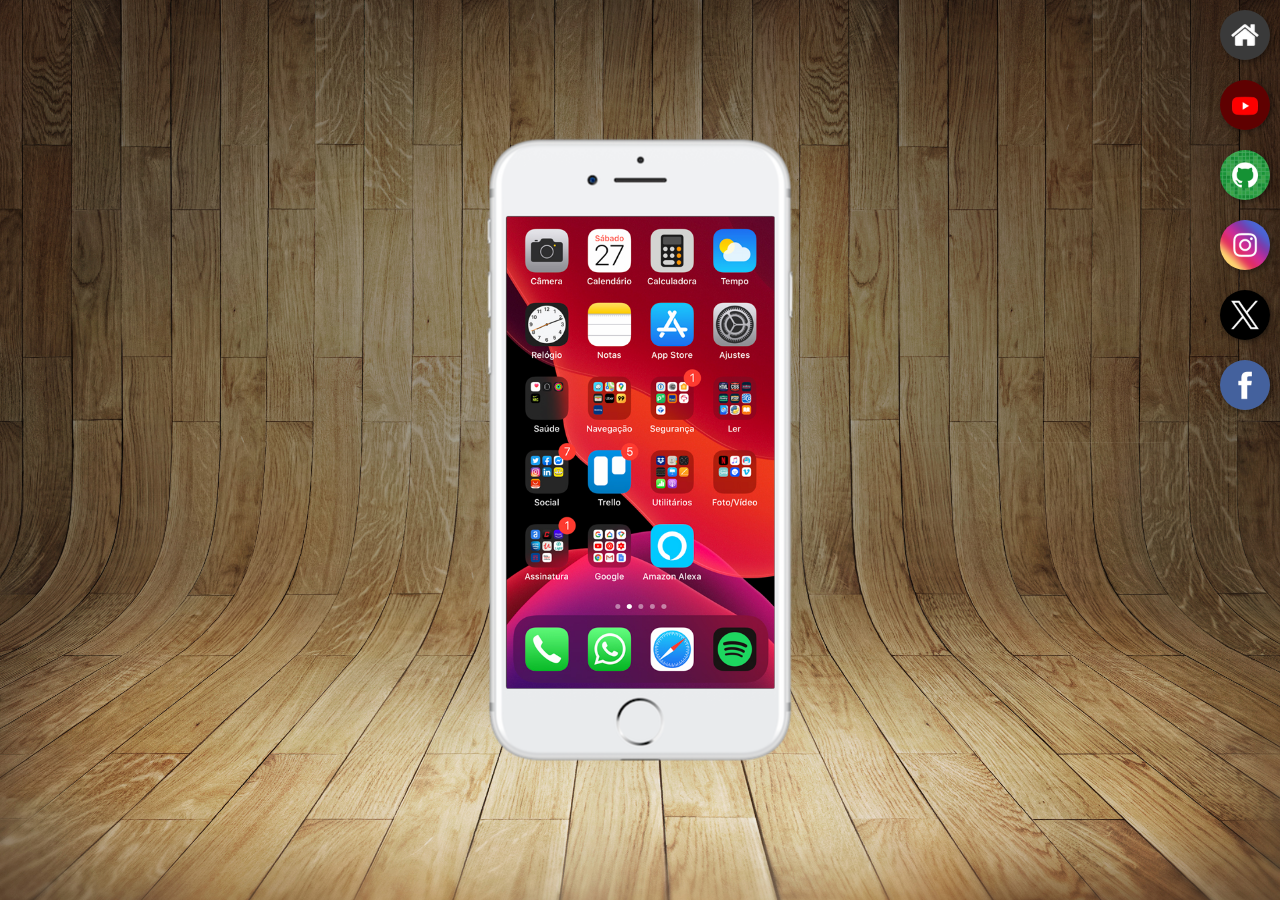
<file: index.html>
<html lang="pt-ao">
<head>
    <meta charset="UTF-8">
    <meta name="viewport" content="width=device-width, initial-scale=1.0">
    <title>Redes Socias</title>
    <link rel="stylesheet" href="estilos/style.css">
</head>
<body>
   <main>
    <section id="telefone">
        <iframe src="home.html" name="tela" id="tela" frameborder="0">
            Seu navegador não é compatível com isso
        </iframe>
    </section>
    <section id="redes-sociais">
        <a href="home.html" target="tela"> <img src="imagens/logo-home.jpg" alt="Home"></a> <br>


        <a href="youtube.html" target="tela"> <img src="imagens/logo-youtube.jpg" alt="Youtube"></a> <br>


        <a href="github.html" target="tela"> <img src="imagens/logo-github.jpg" alt="github"></a> <br>
        


        <a href="instagram.html" target="tela"> <img src="imagens/logo-instagram.jpg" alt="instagram"></a> <br>


        <a href="Twttr.html" target="tela"> <img src="imagens/logo-Twttr.jpg" alt="Twttr"></a> <br>


        <a href="facebook.html" target="tela"> <img src="imagens/logo-facebook.jpg" alt="logo-facebook"></a>
    </section>
   </main>
</body>
</html>
</file>
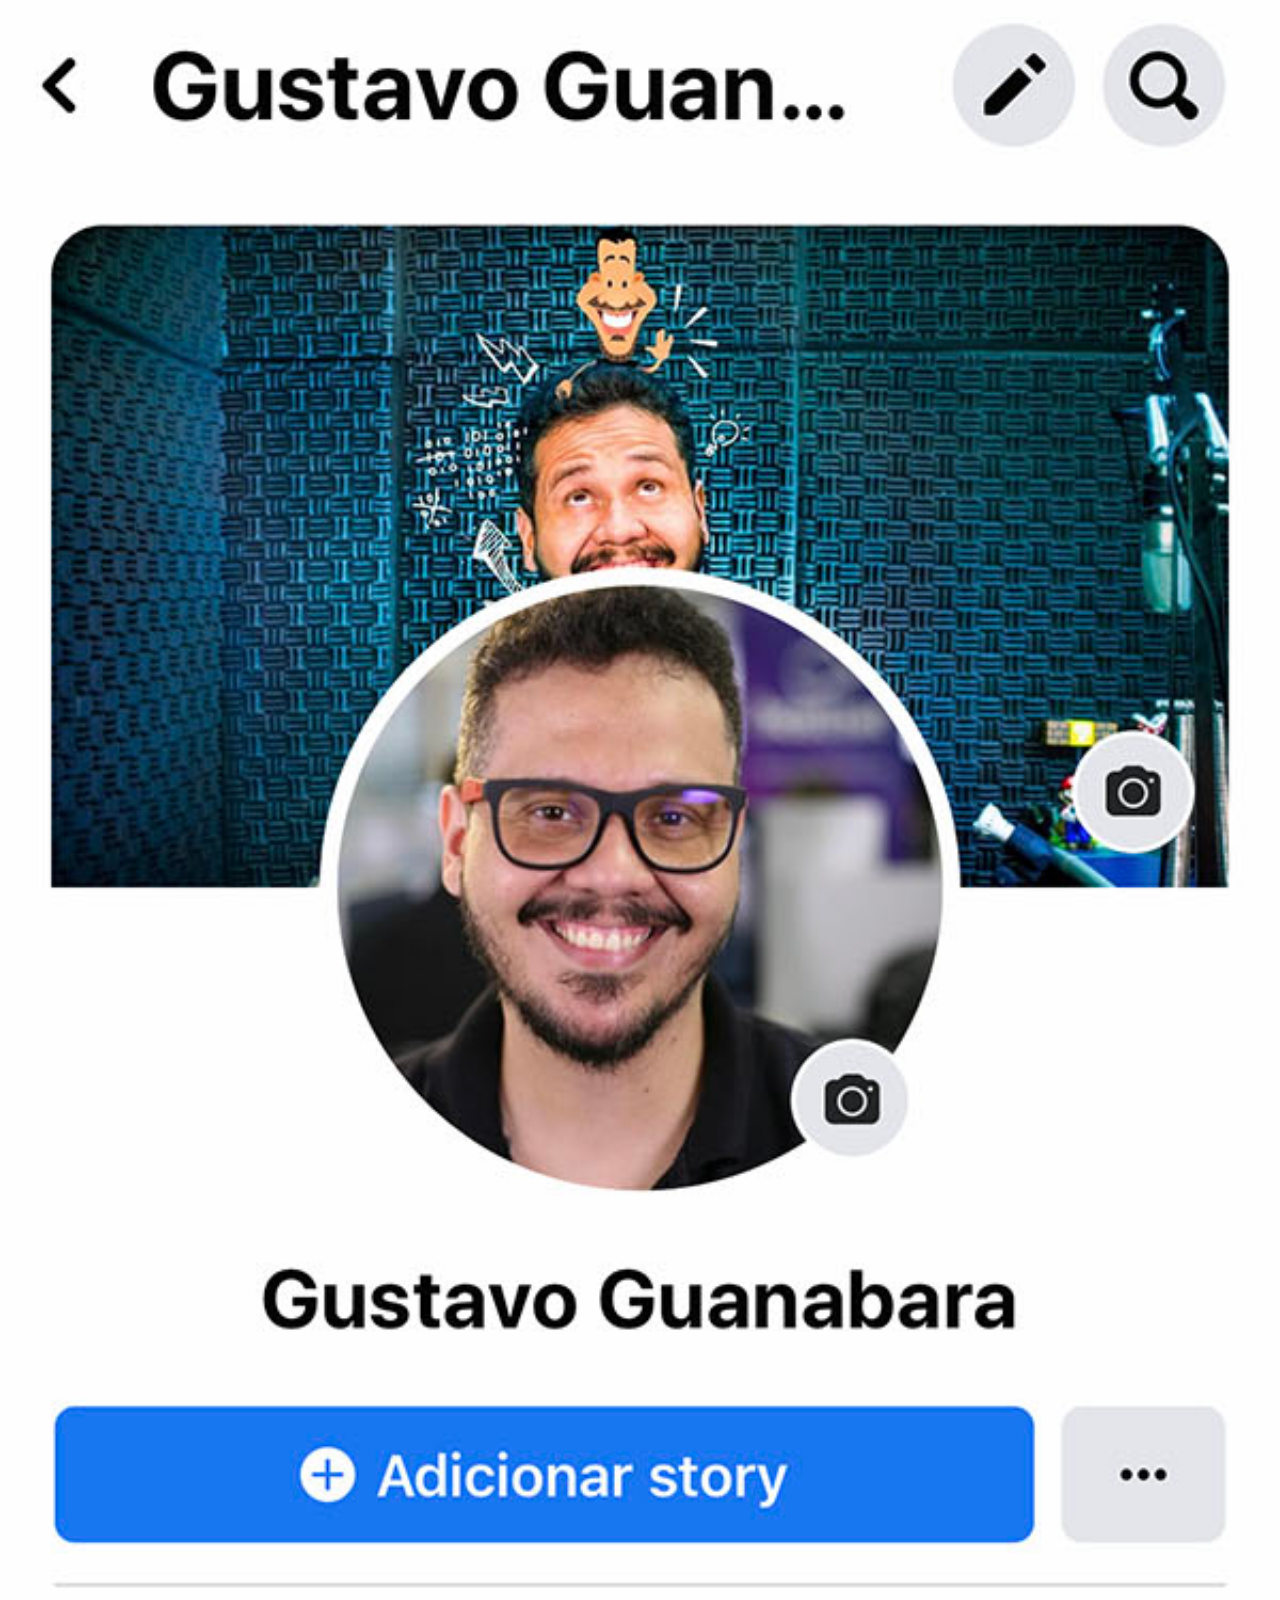
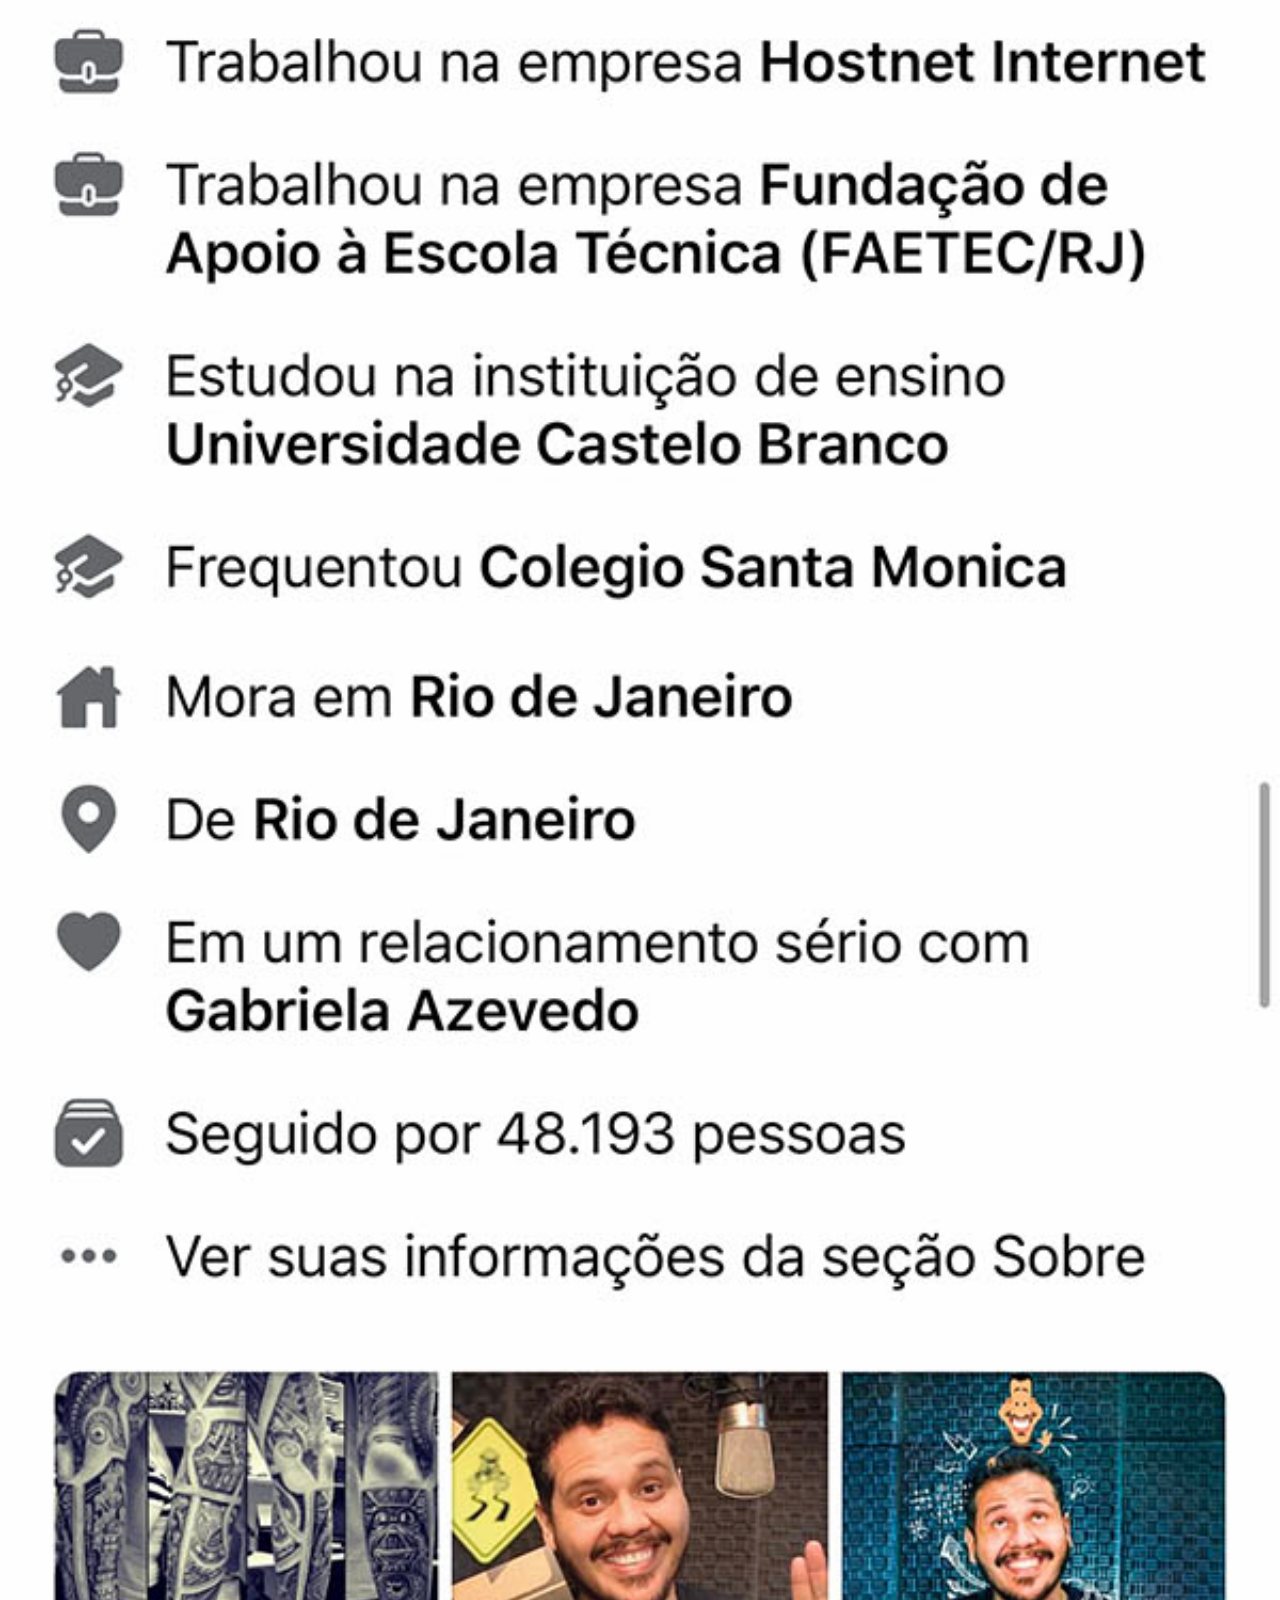
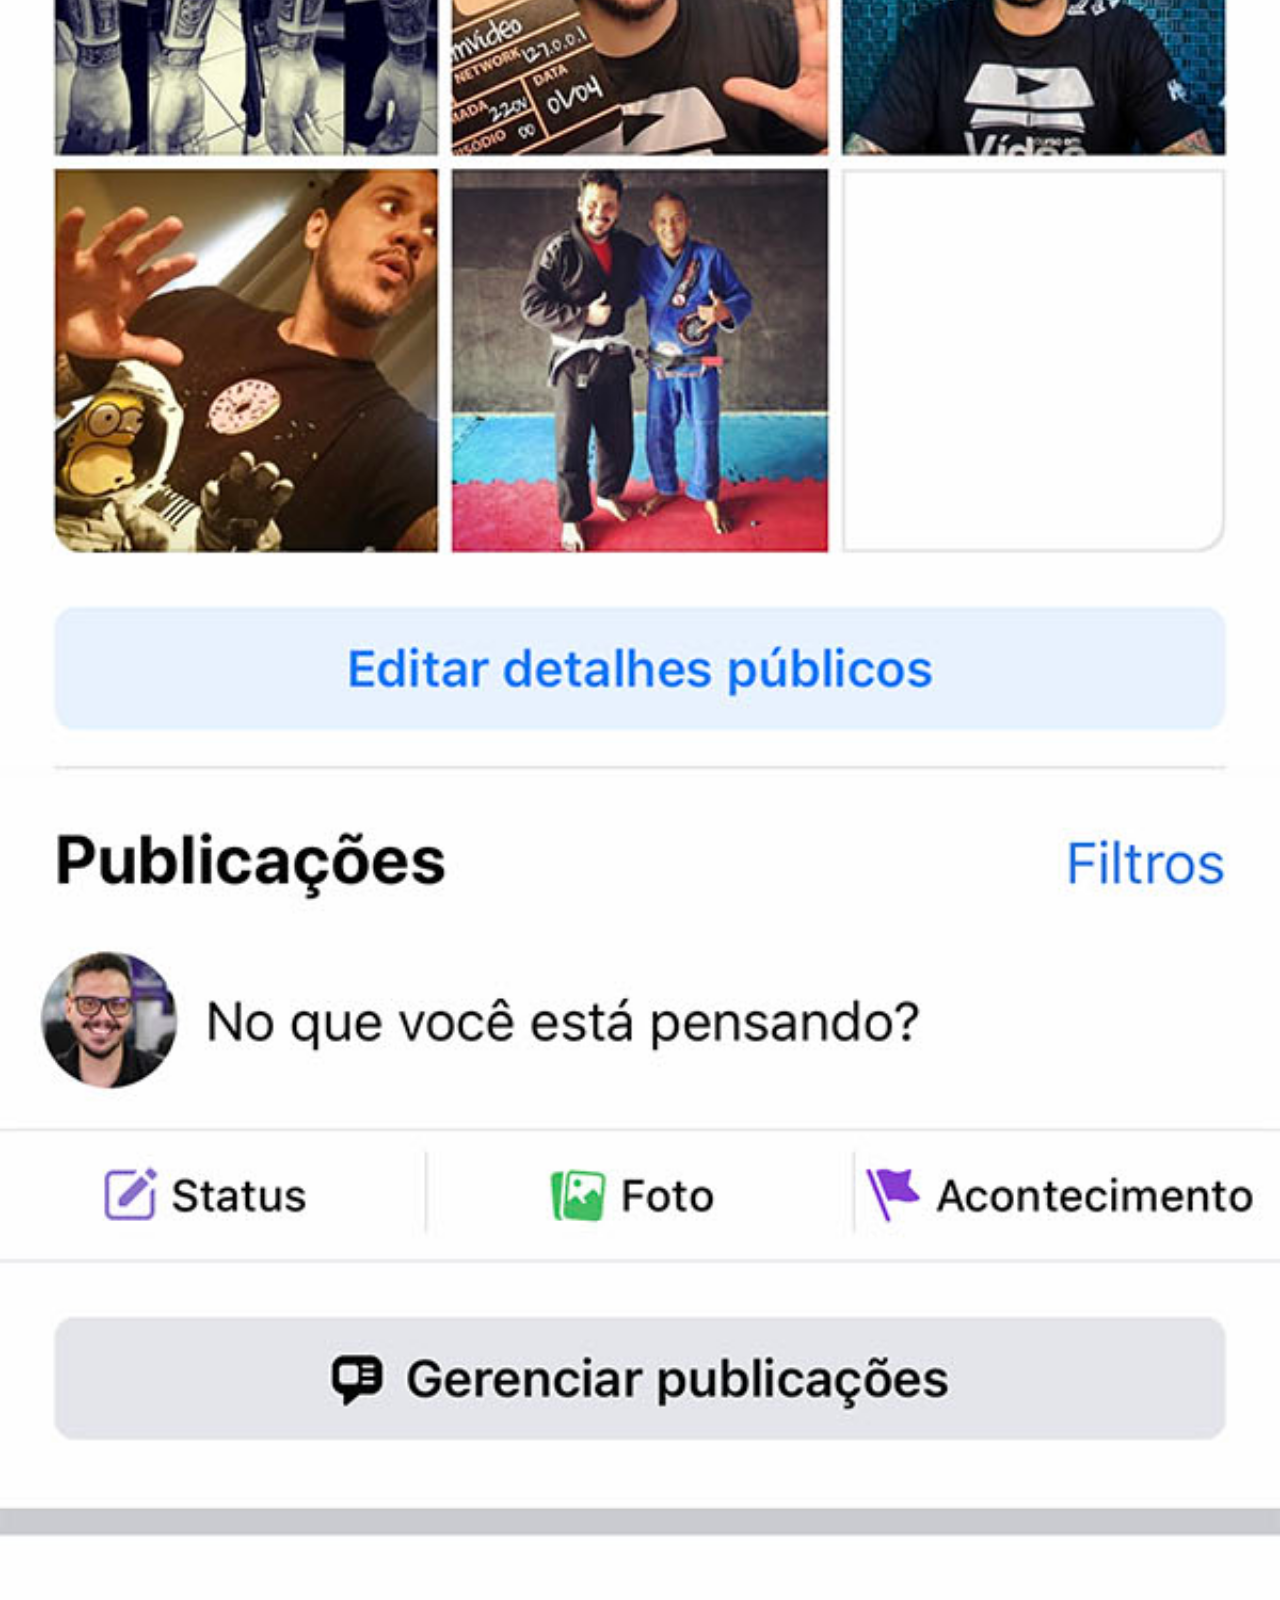
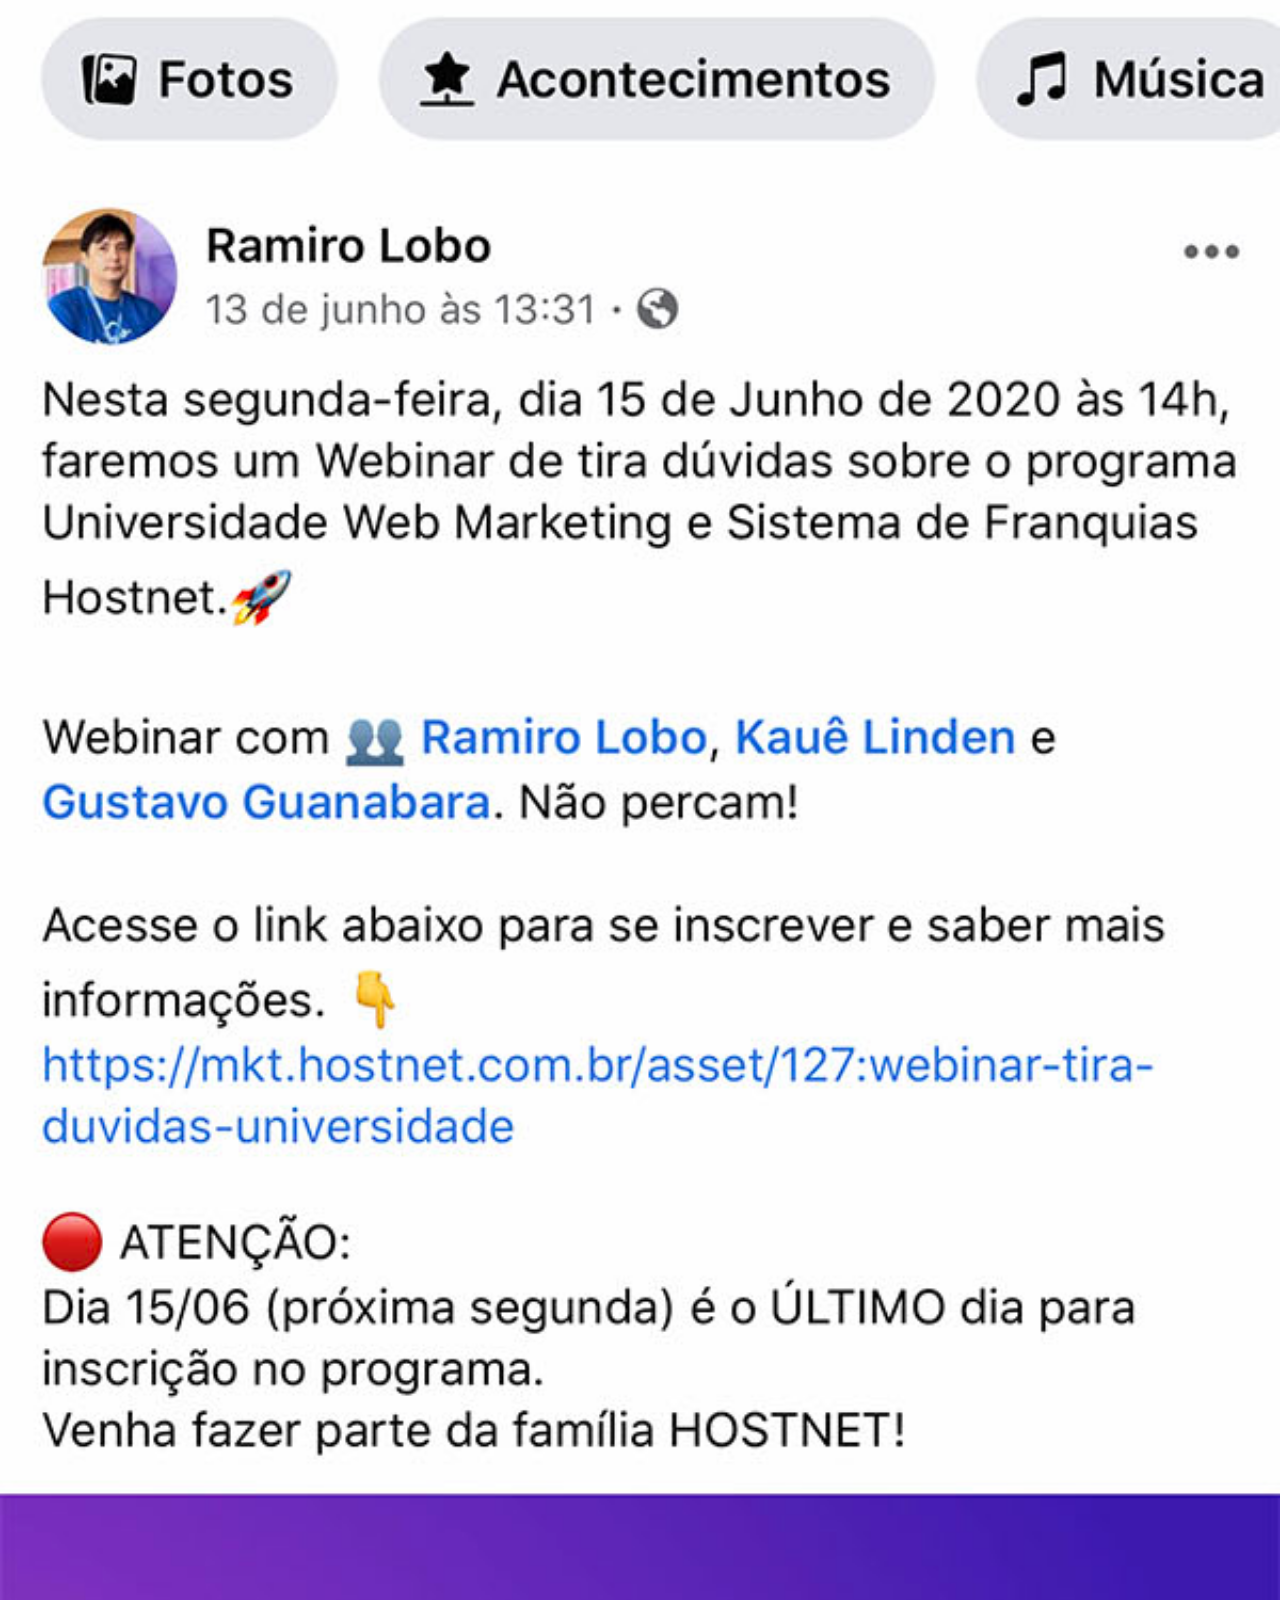
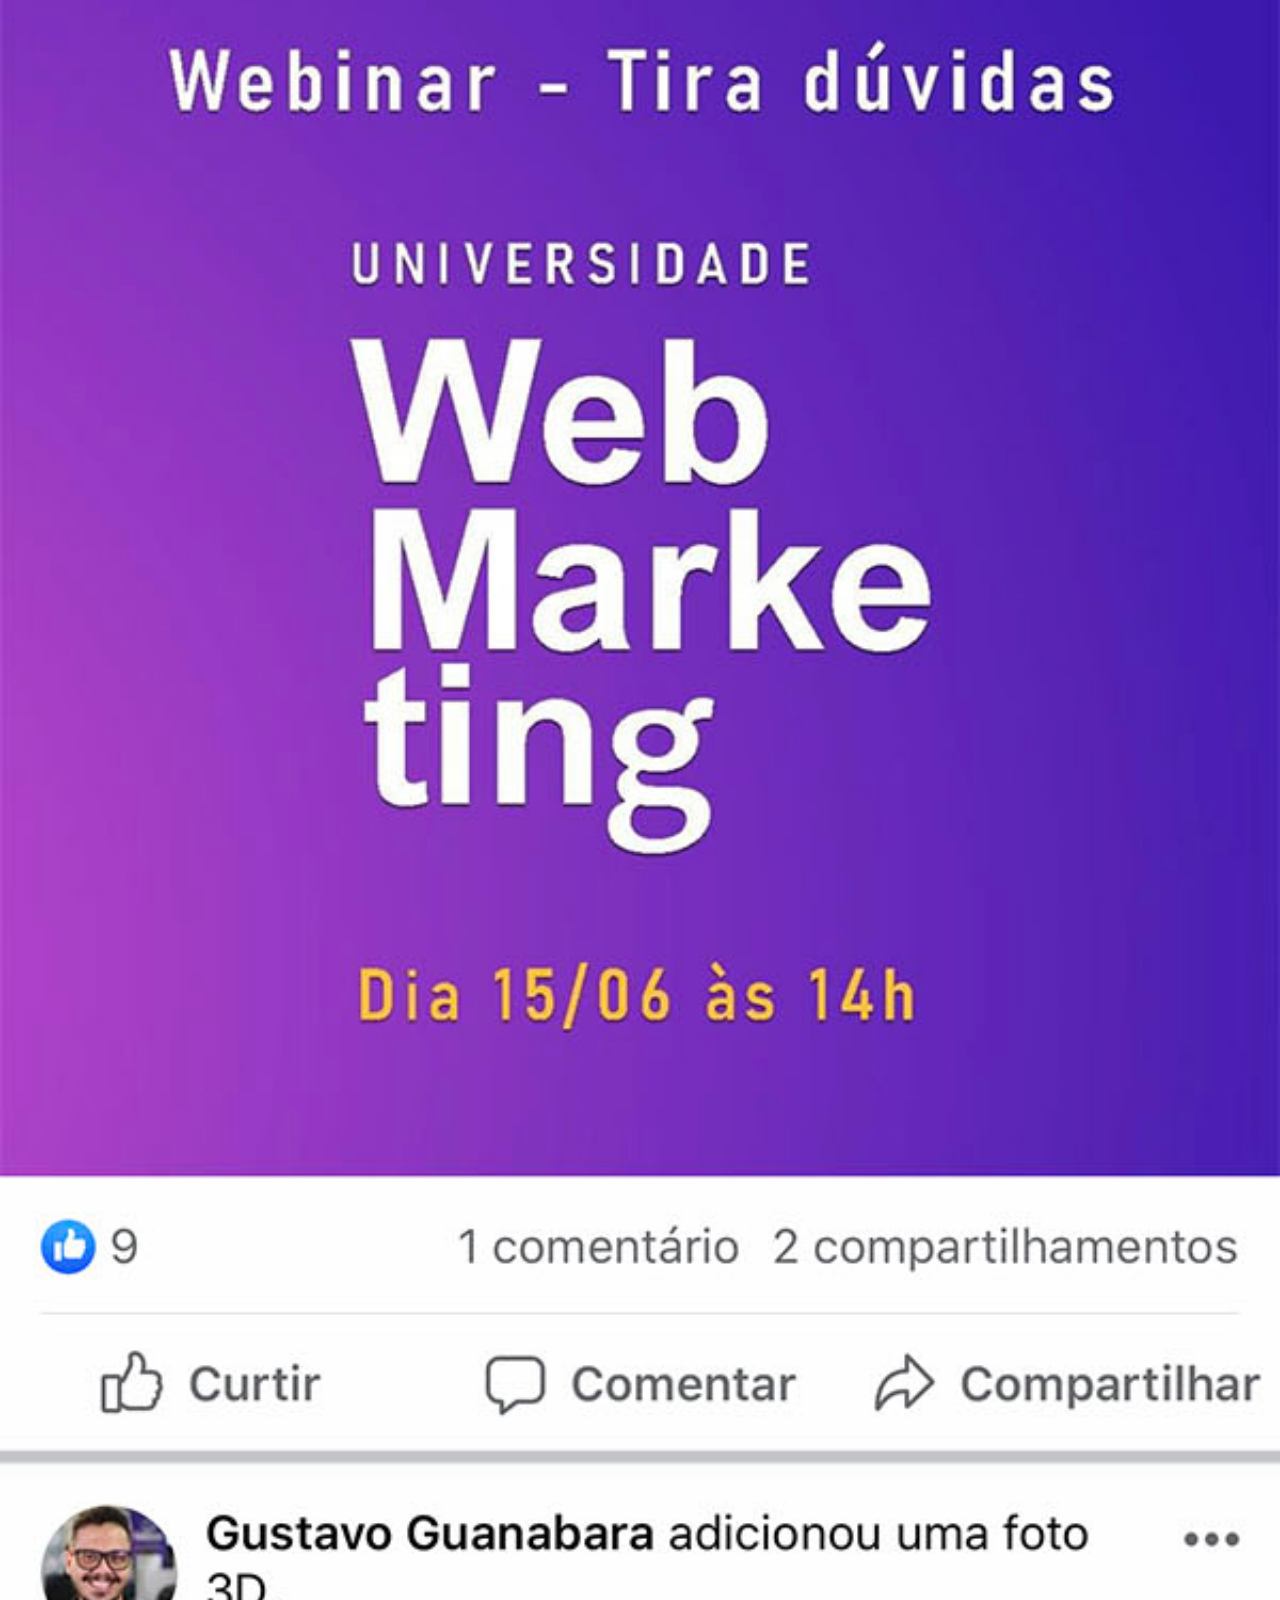
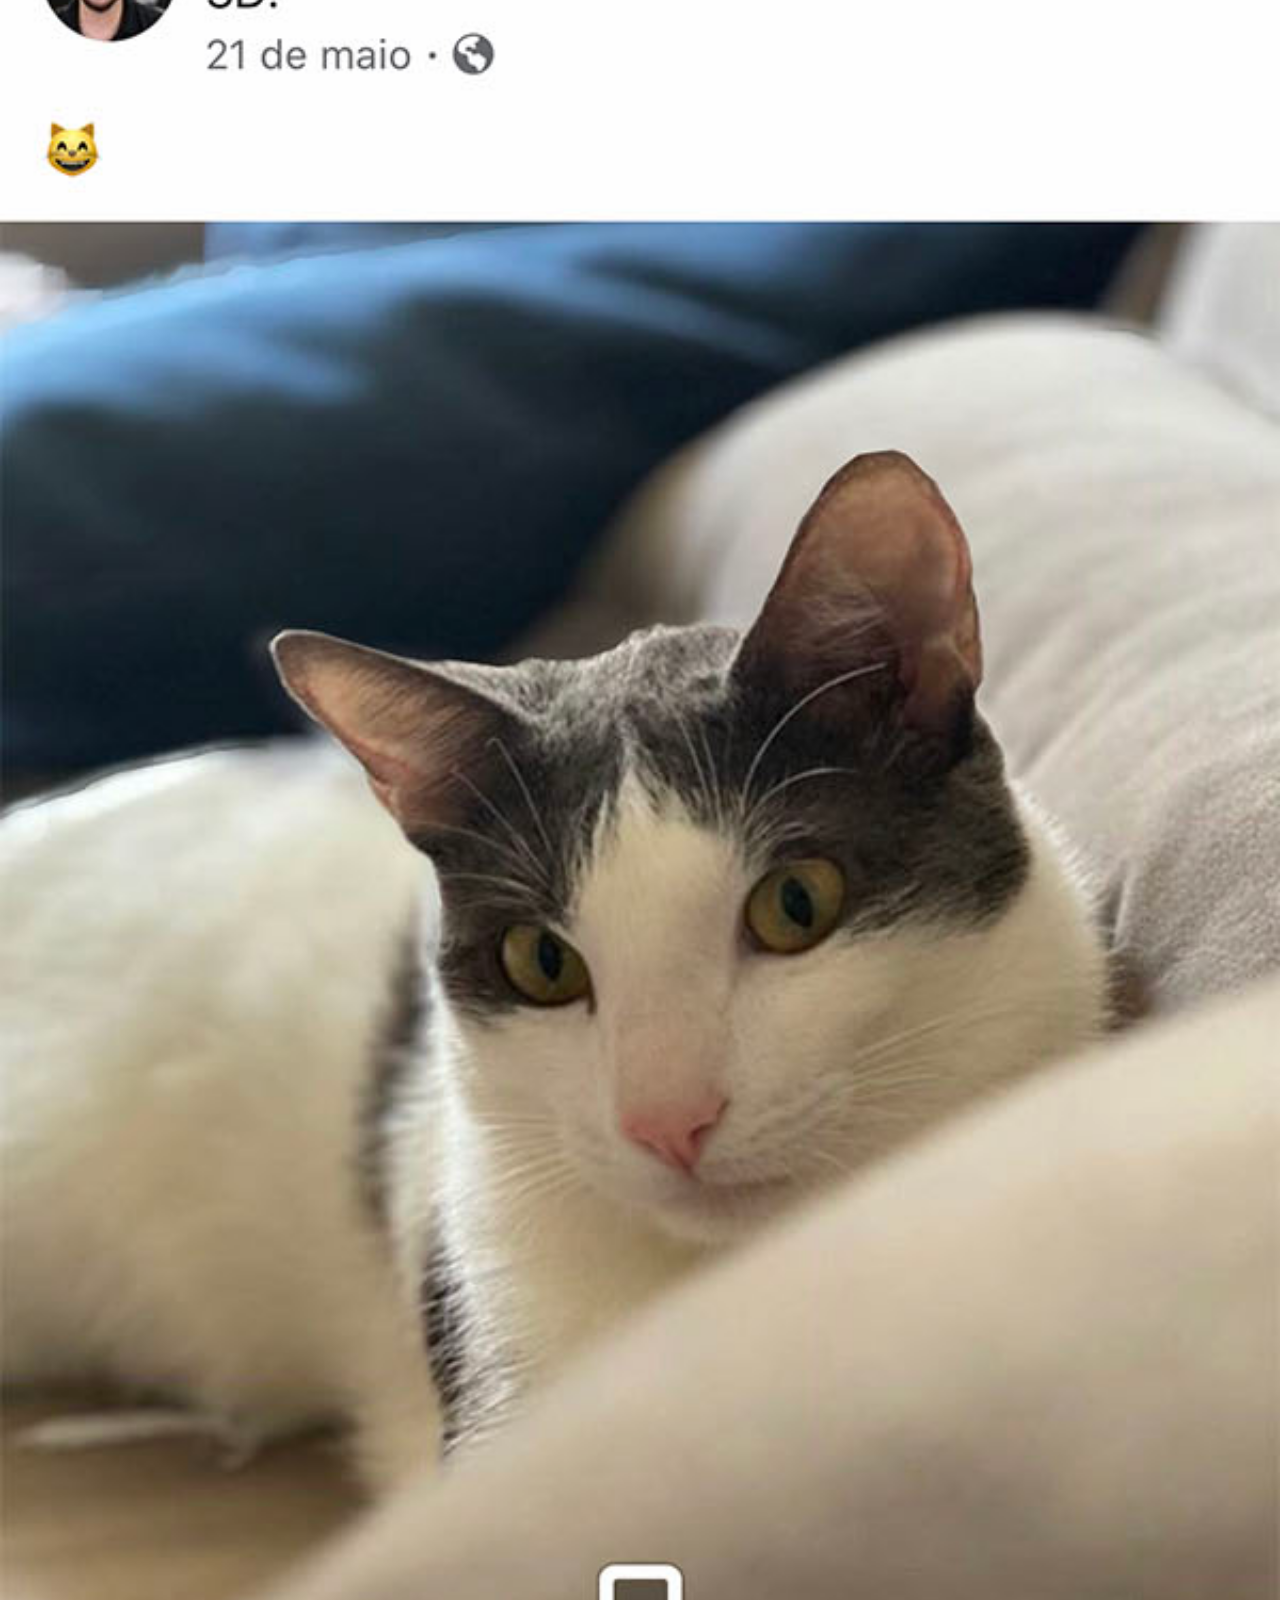
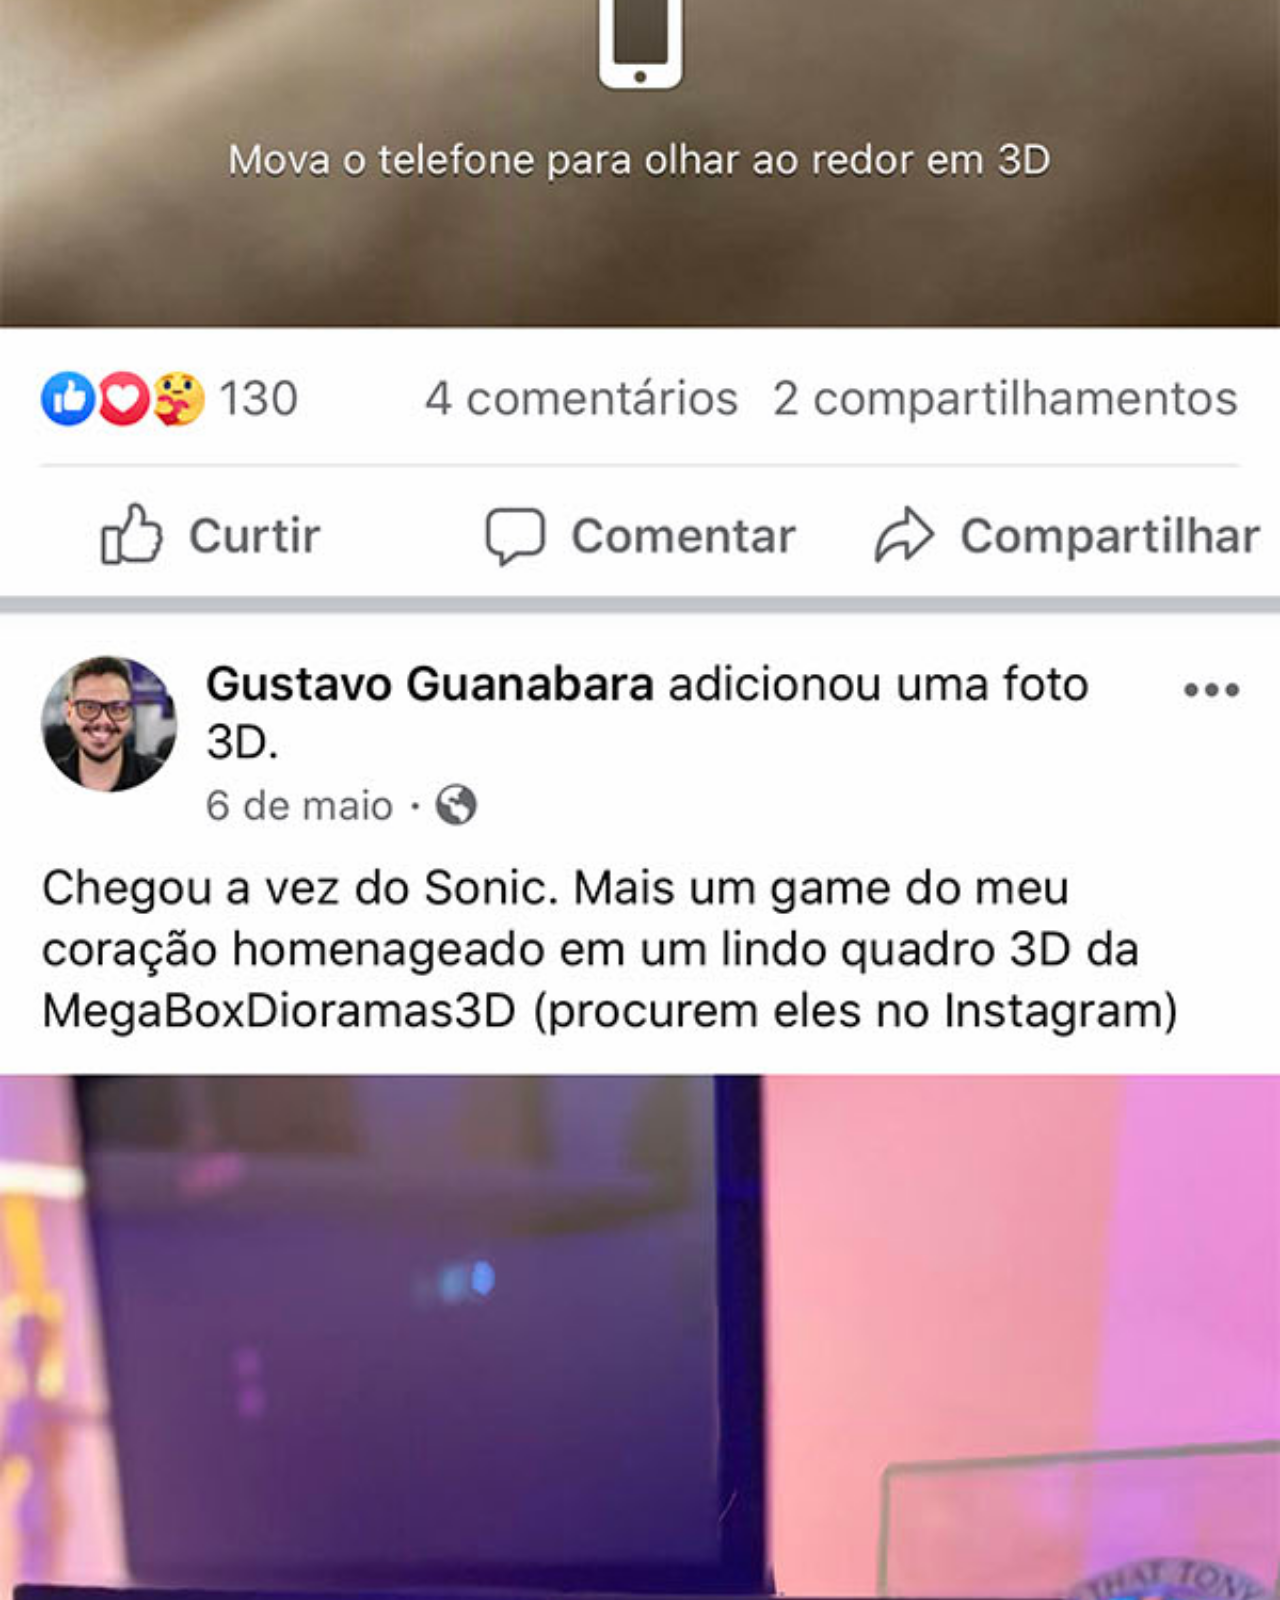
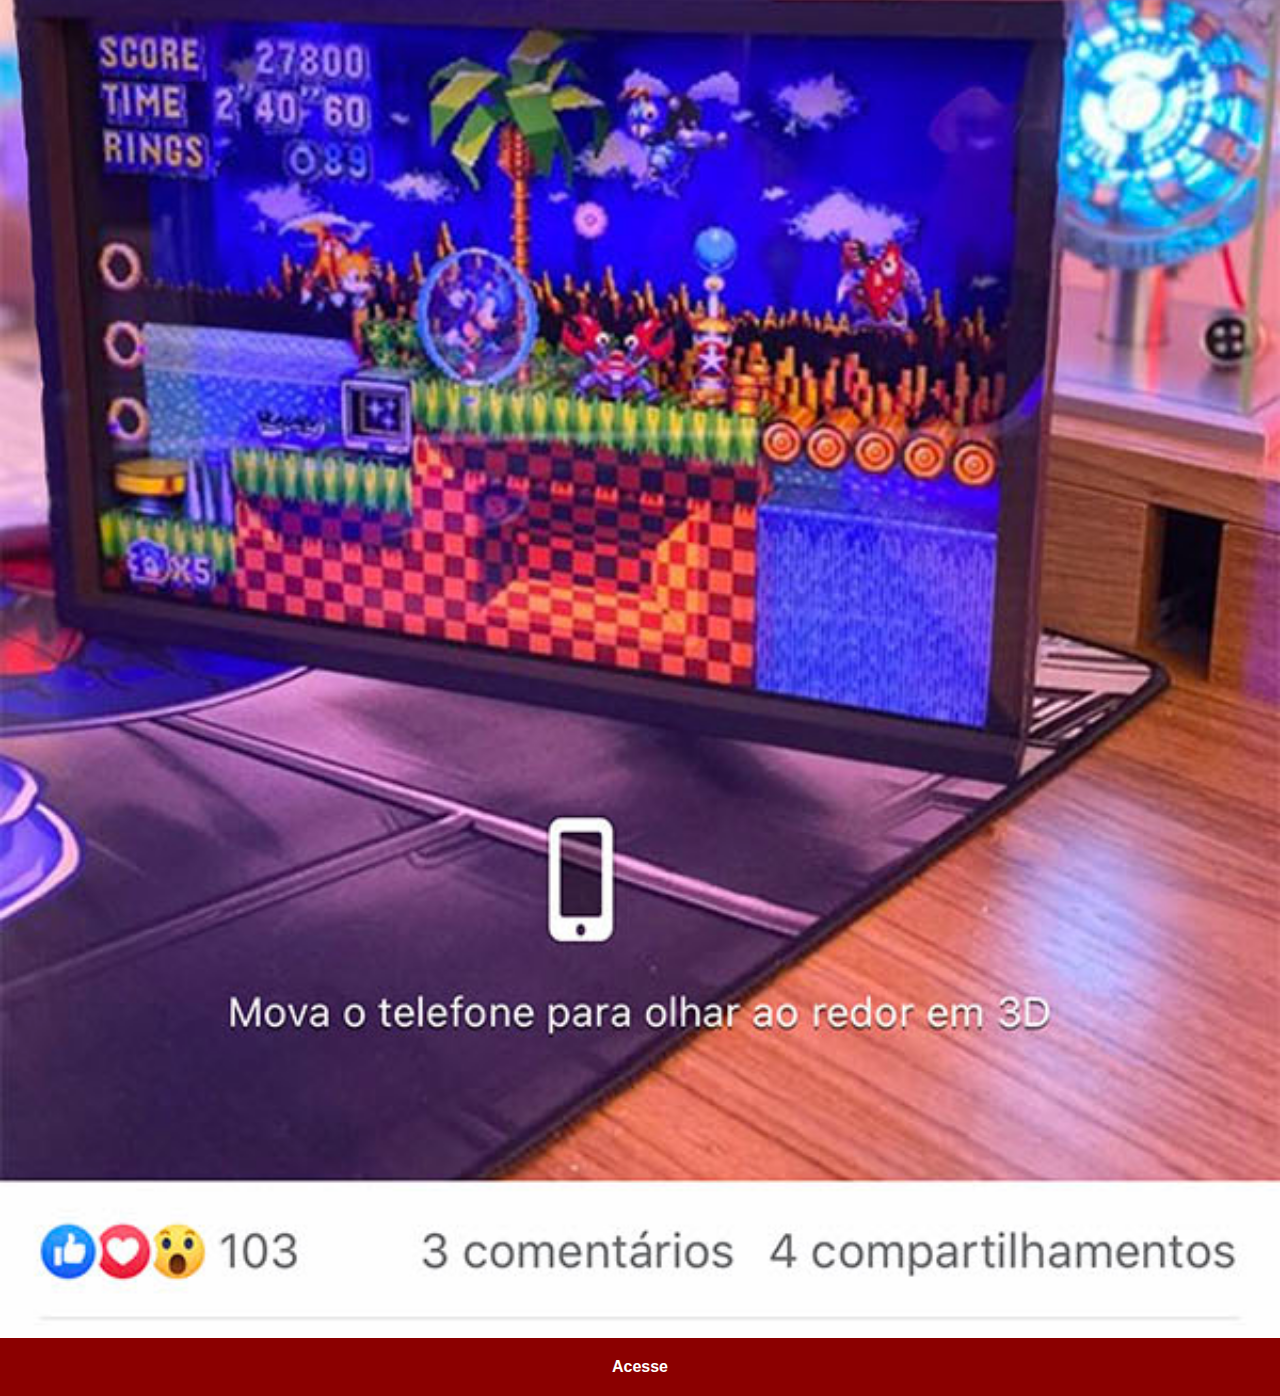
<file: facebook.html>
<html lang="pt-ao">
<head>
    <meta charset="UTF-8">
    <meta name="viewport" content="width=device-width, initial-scale=1.0">
    <title>Facebook</title>
    <link rel="stylesheet" href="estilos/social.css">
</head>
<body>
    <img src="imagens/tela-facebook.jpg" alt="Facebook">
    <a href="https://www.facebook.com/profile.php?id=100081348319961" target="_blank"> Acesse</a>
</body>
</html>
</file>
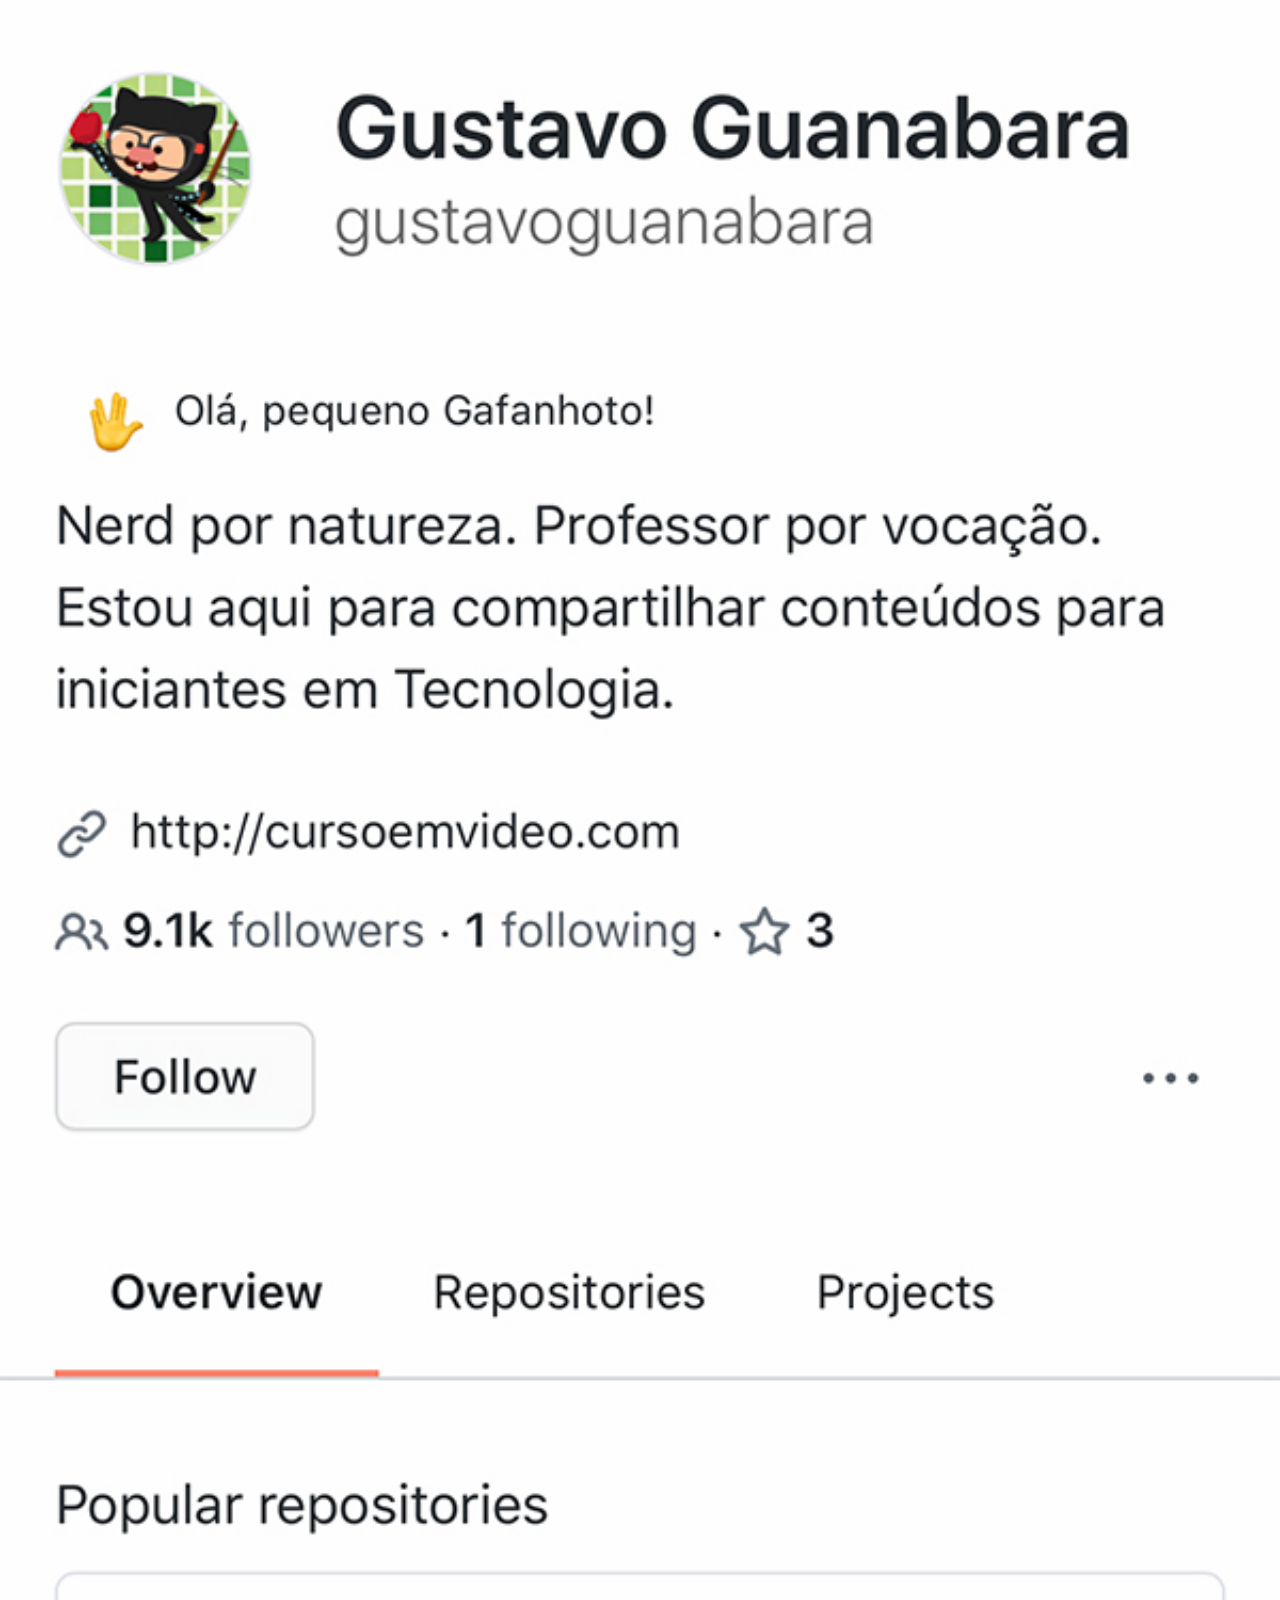
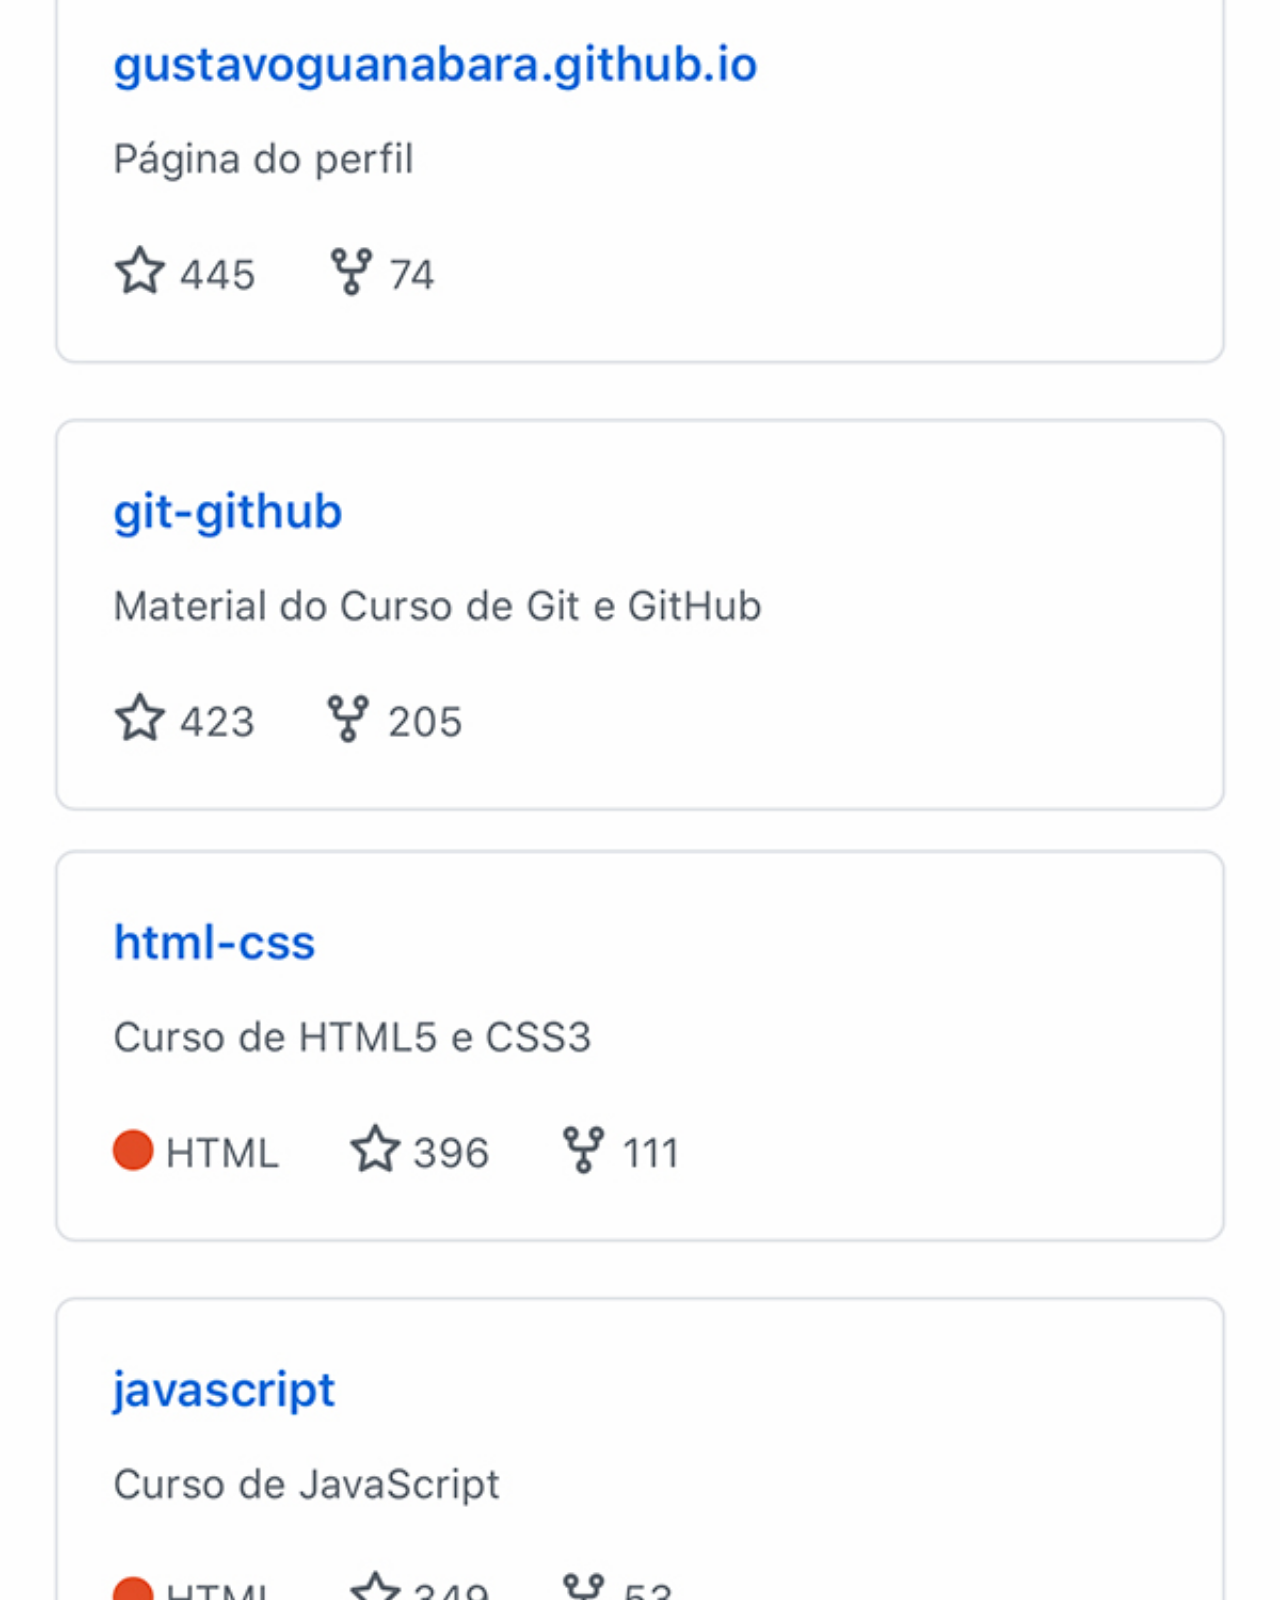
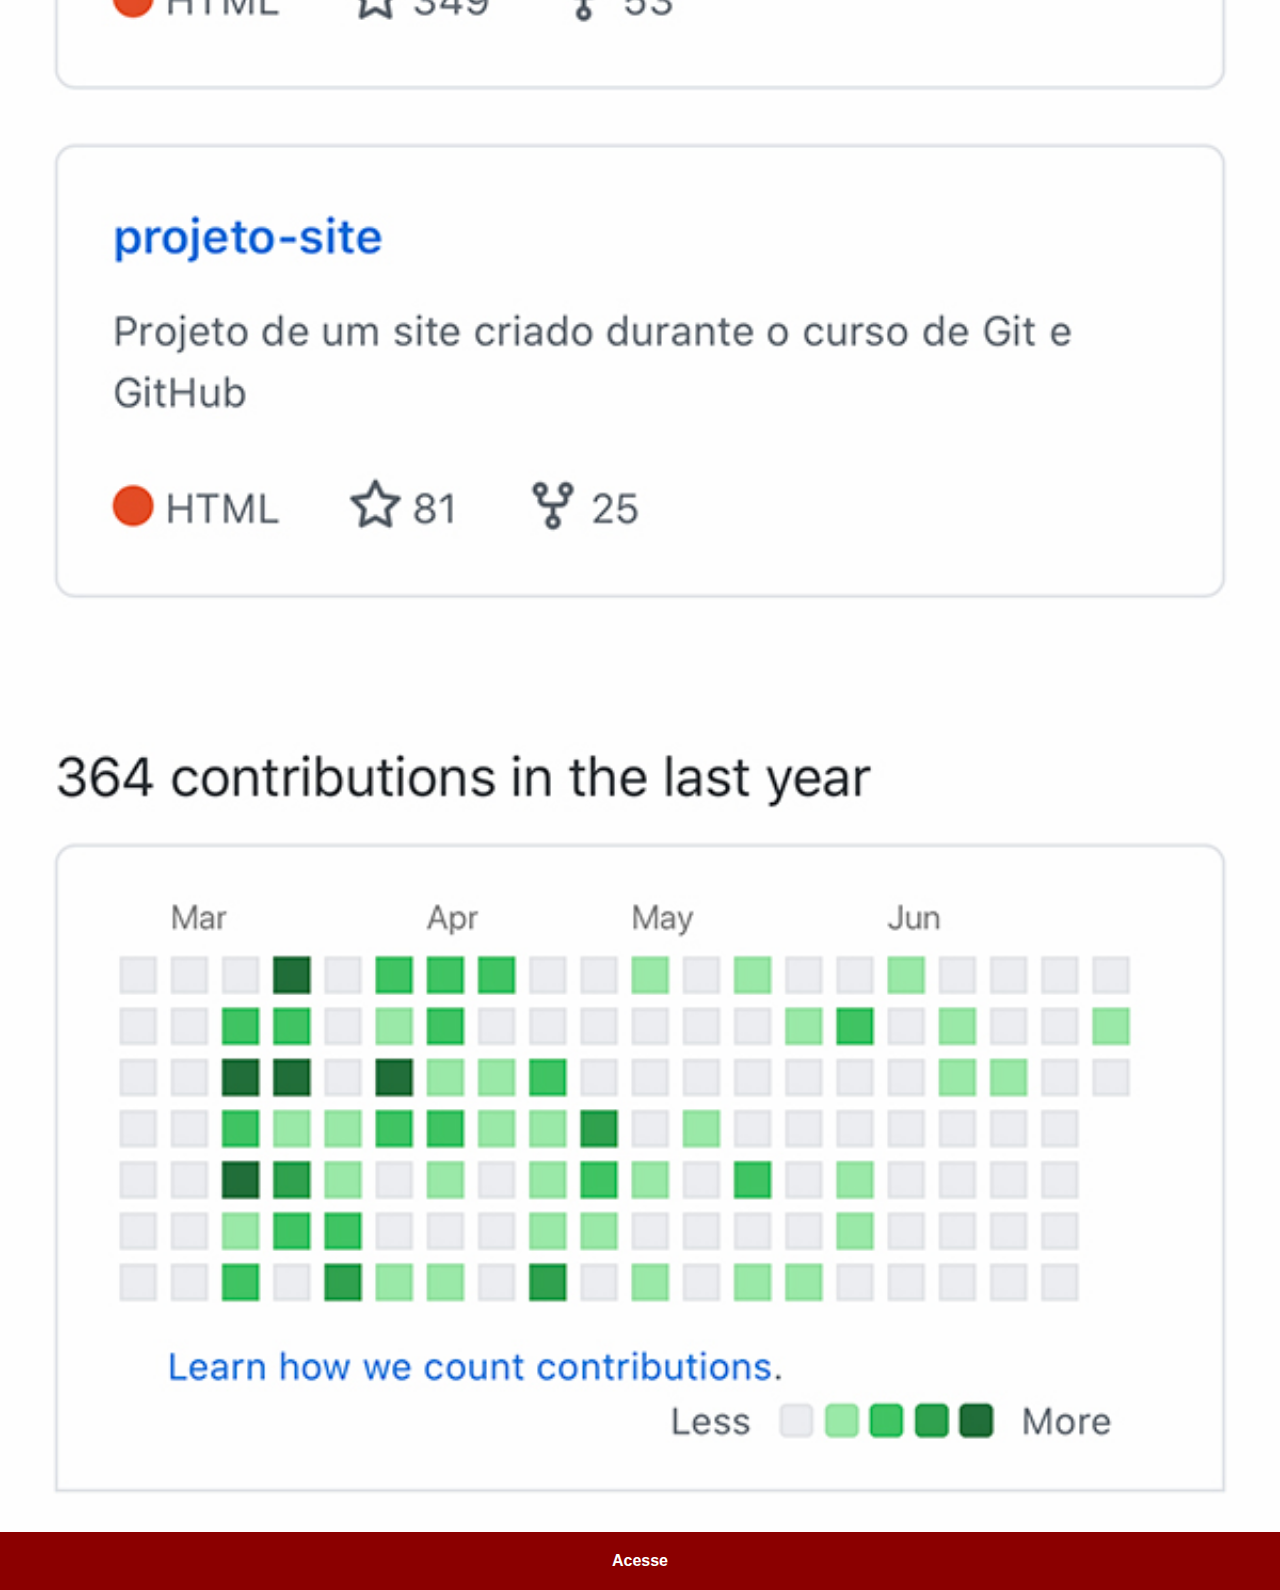
<file: github.html>
<html lang="pt-ao">
<head>
    <meta charset="UTF-8">
    <meta name="viewport" content="width=device-width, initial-scale=1.0">
    <title>GitHub</title>
    <link rel="stylesheet" href="estilos/social.css">
</head>
<body>
    <img src="imagens/tela-github.jpg" alt="GitHub">
    <a href="https://github.com/FranciscoChitombi?tab=repositories" target="_blank"> Acesse</a>
</body>
</html>
</file>
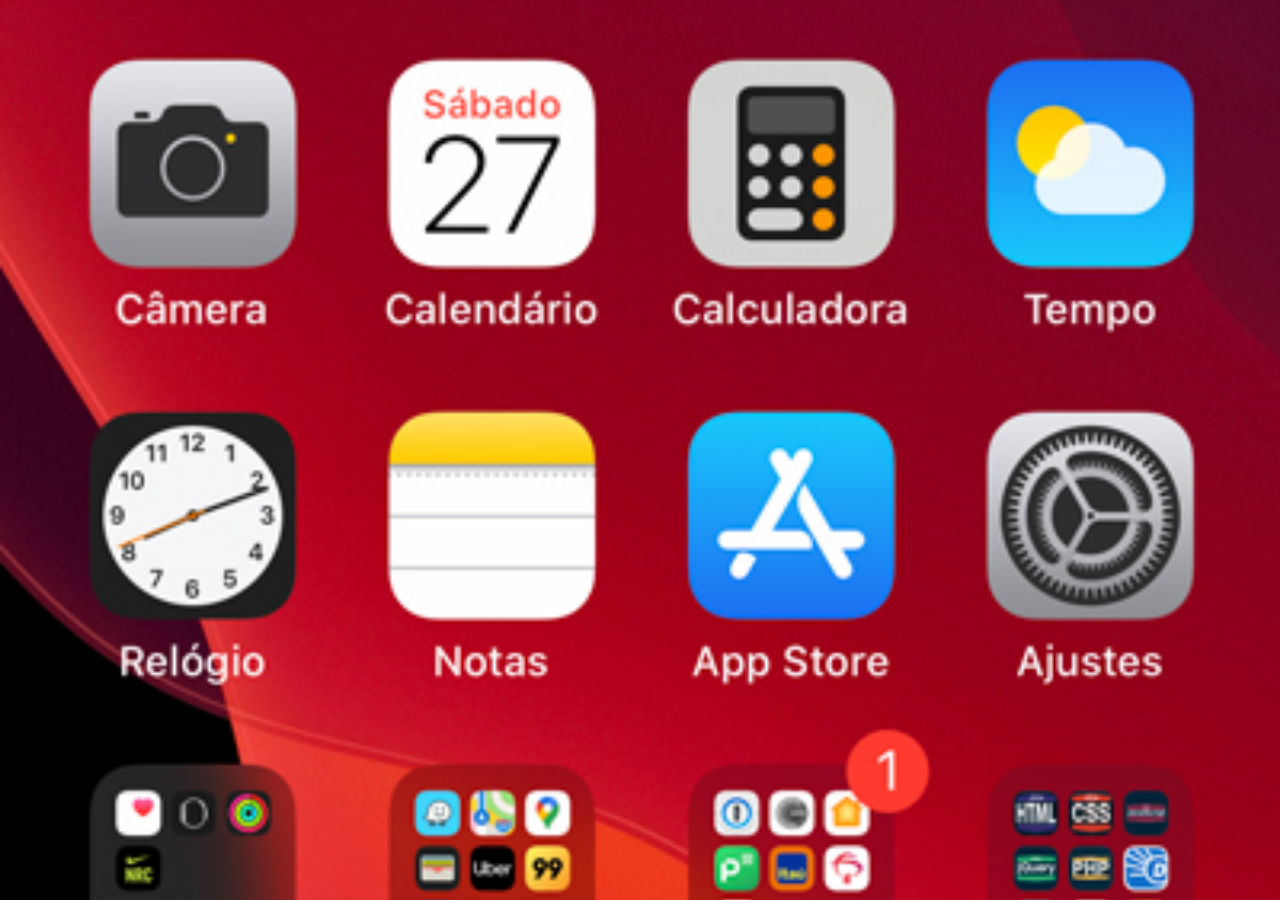
<file: home.html>
<html lang="pt-ao">
<head>
    <meta charset="UTF-8">
    <meta name="viewport" content="width=device-width, initial-scale=1.0">
    <title>Home</title>
    <style>
        *{
            margin: 0px;
            padding: 0px;
        }

        body{
            width: 100vw;
            height: 100vh;
            background: black url('imagens/tela-home.jpg') no-repeat top center;
            background-size: cover;
        }
    </style>
</head>
<body>
    
</body>
</html>
</file>
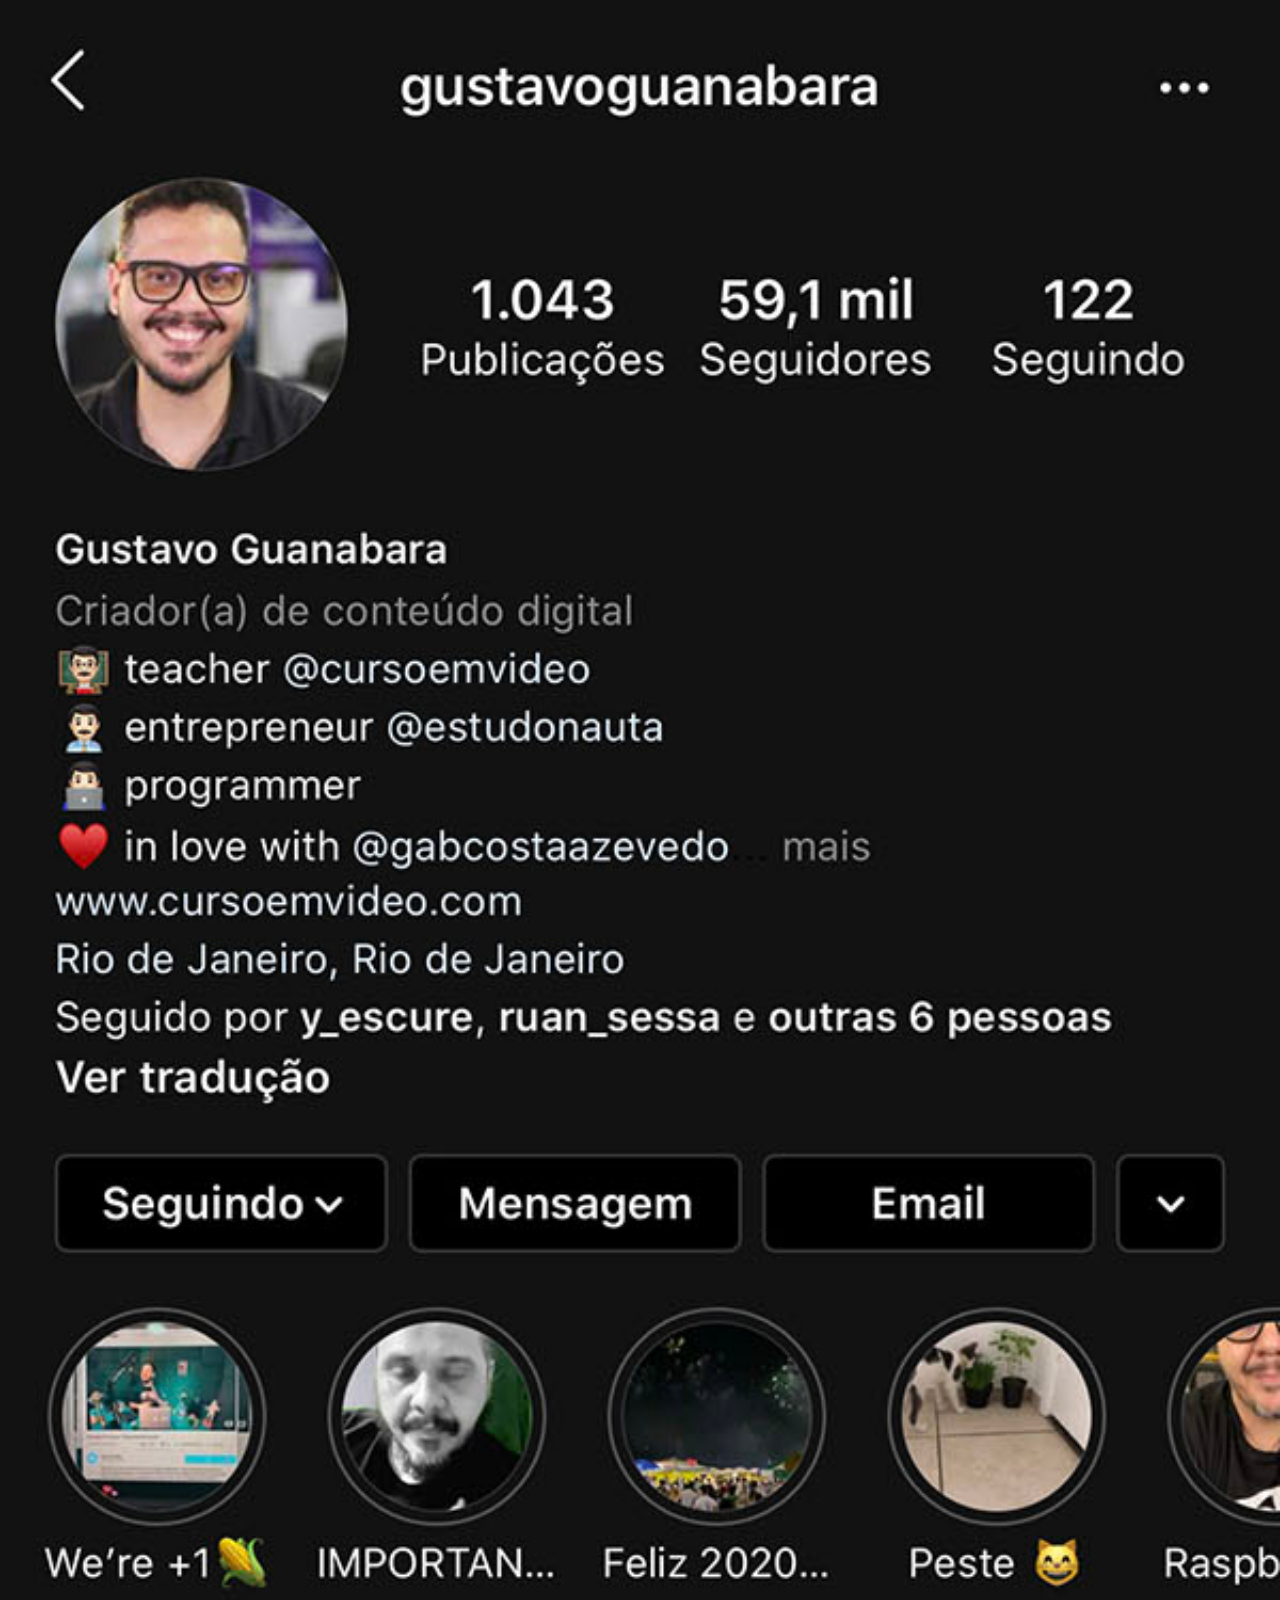
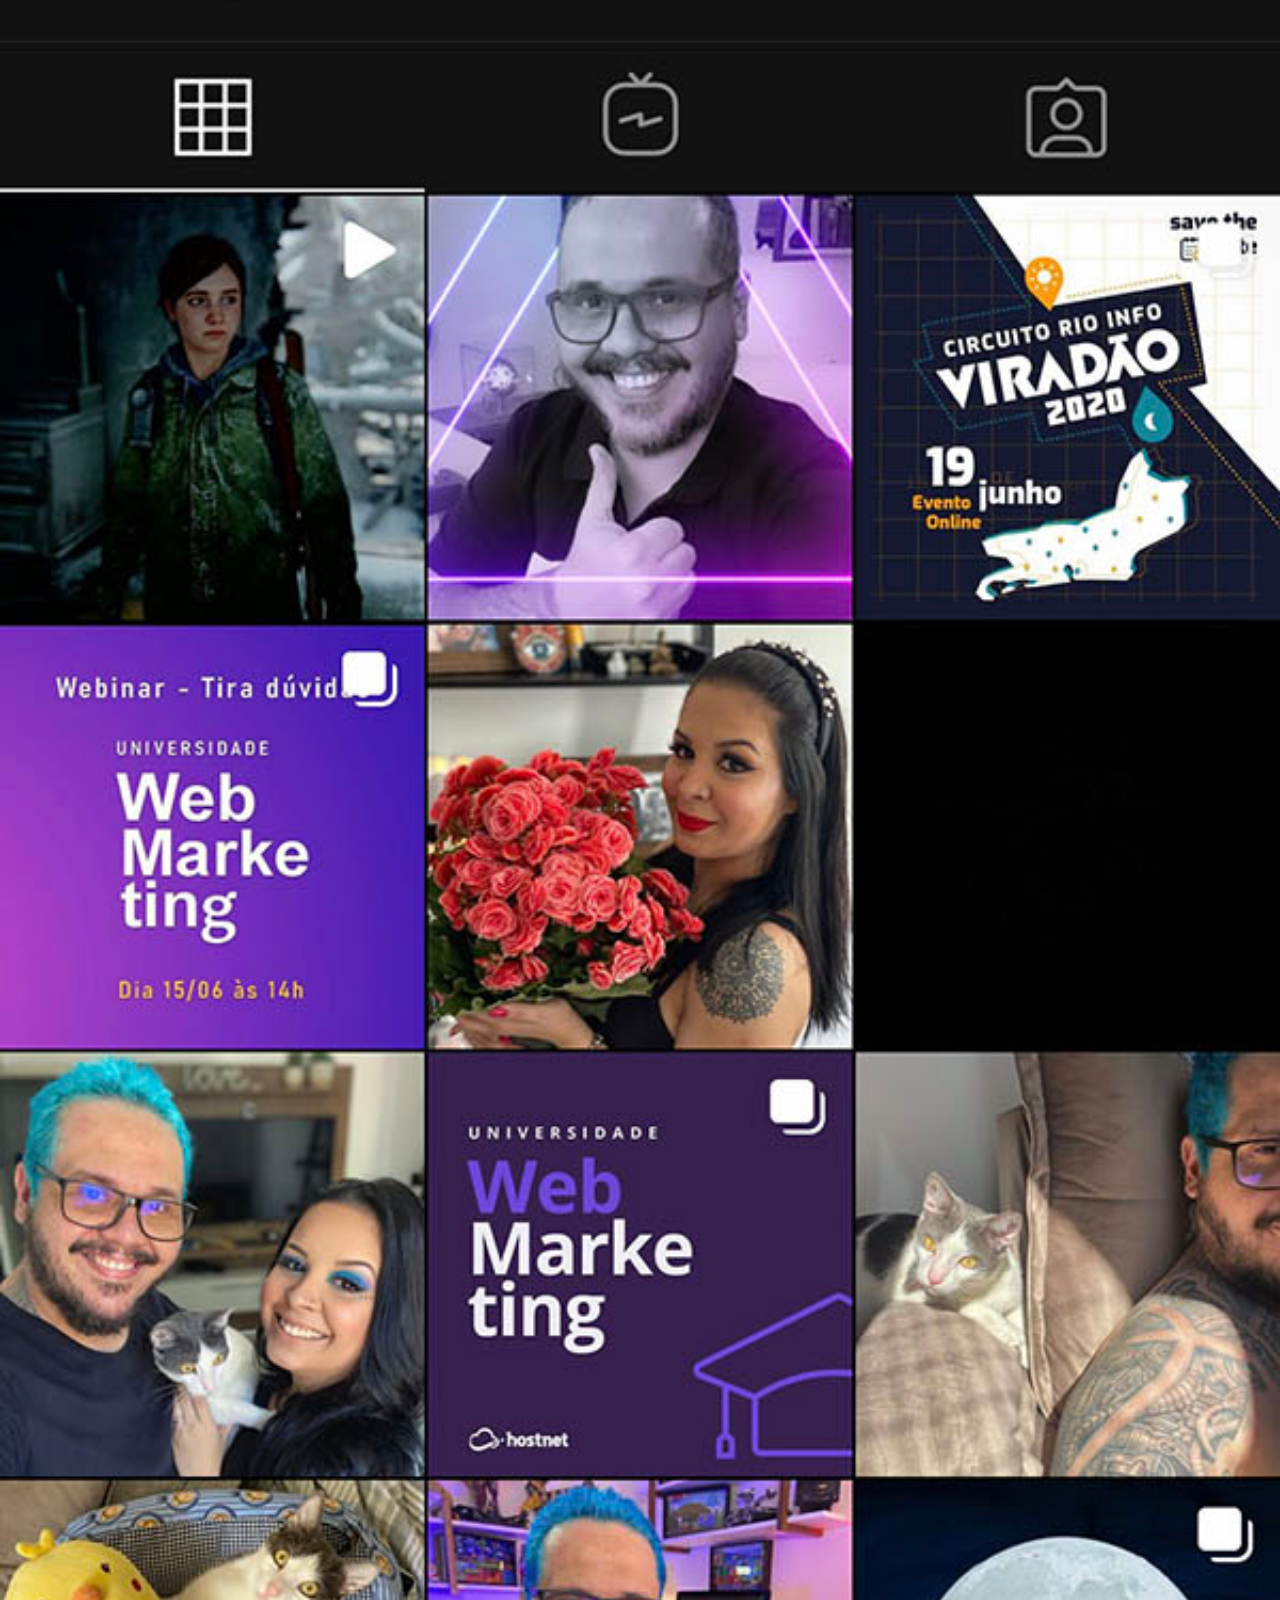
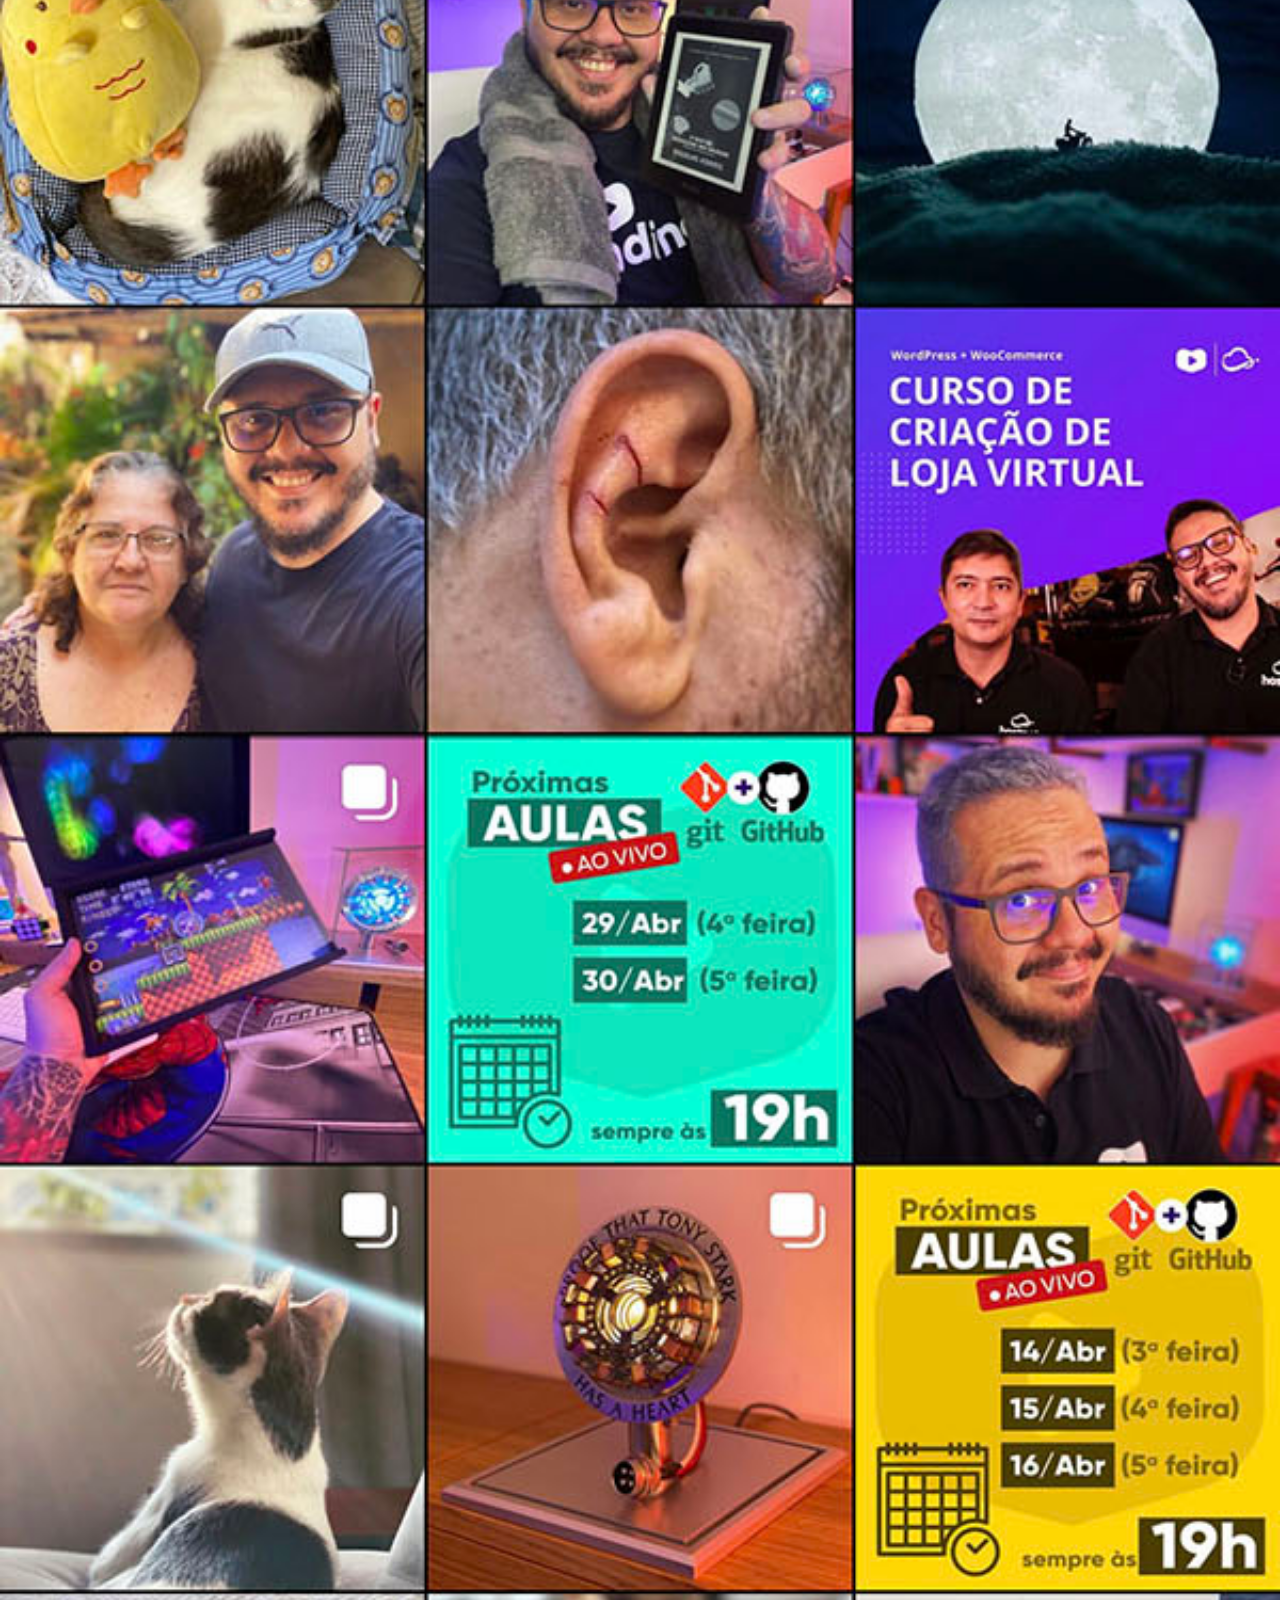
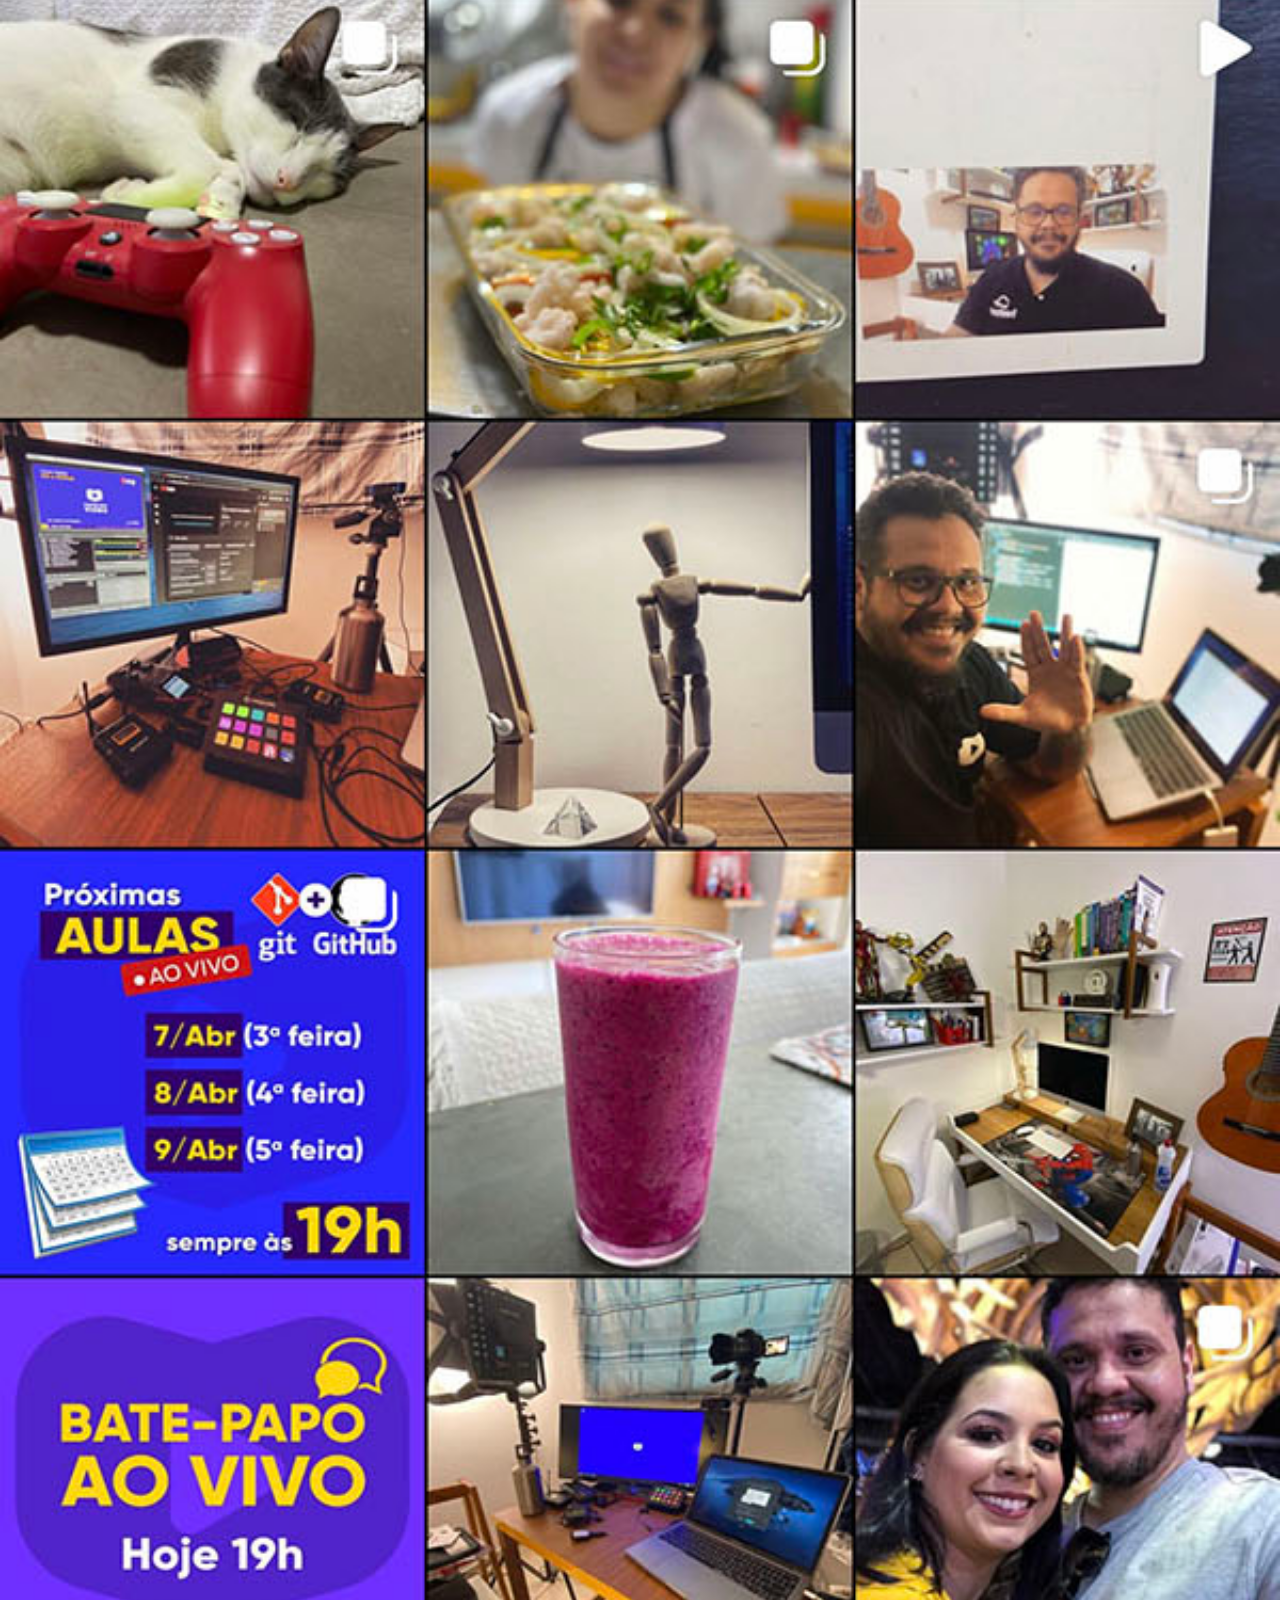
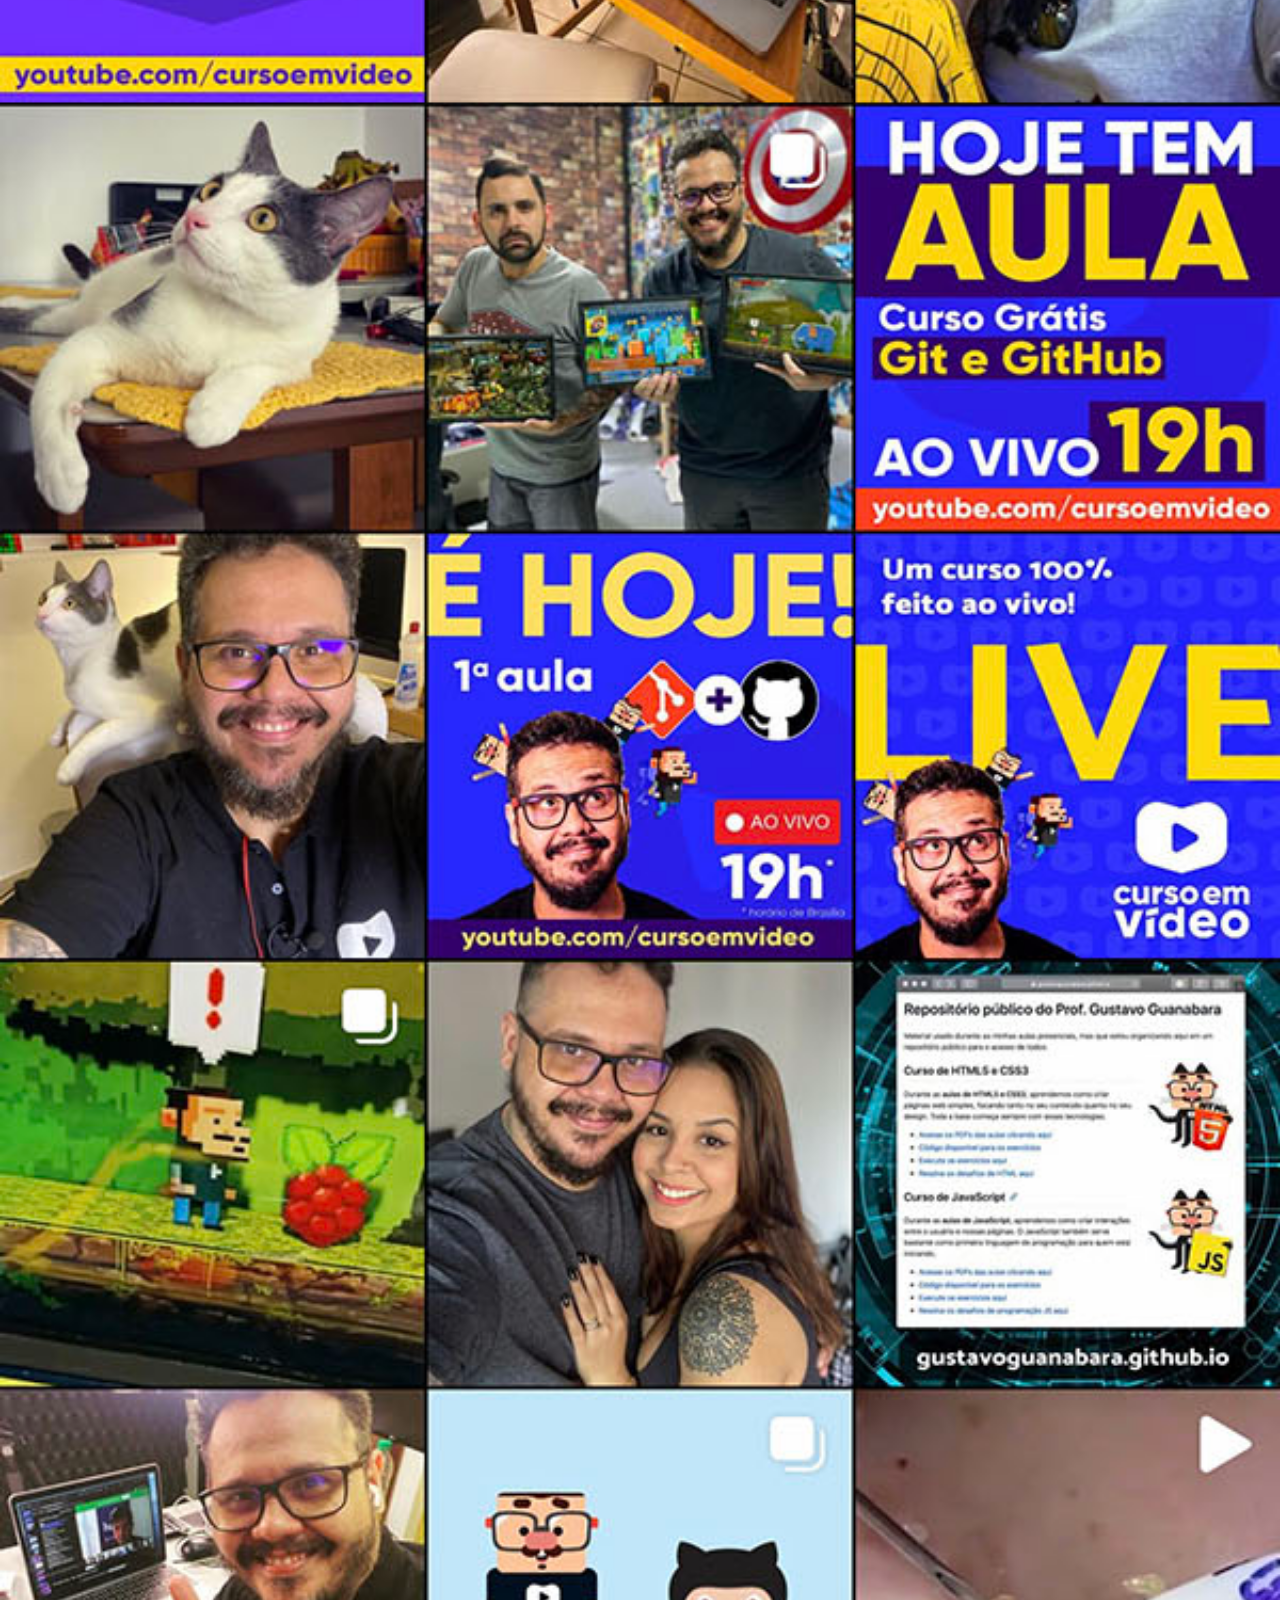
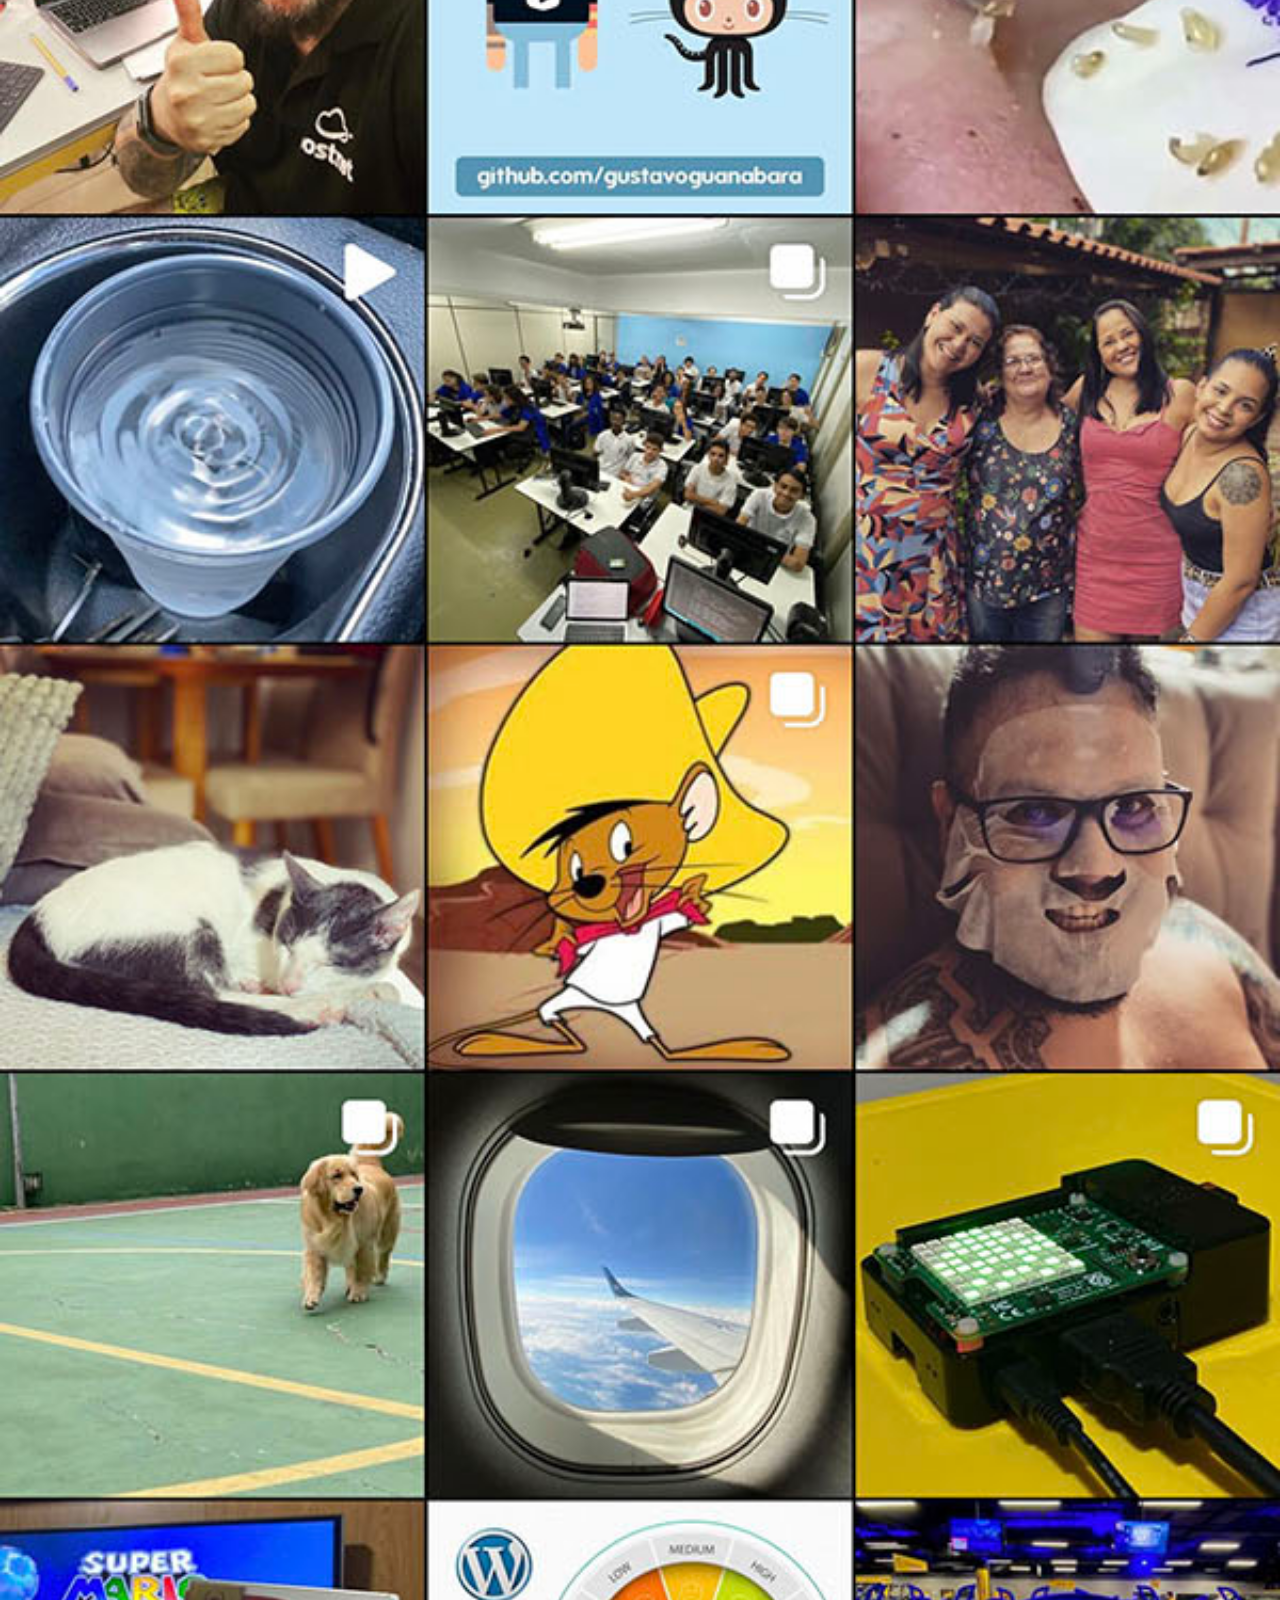
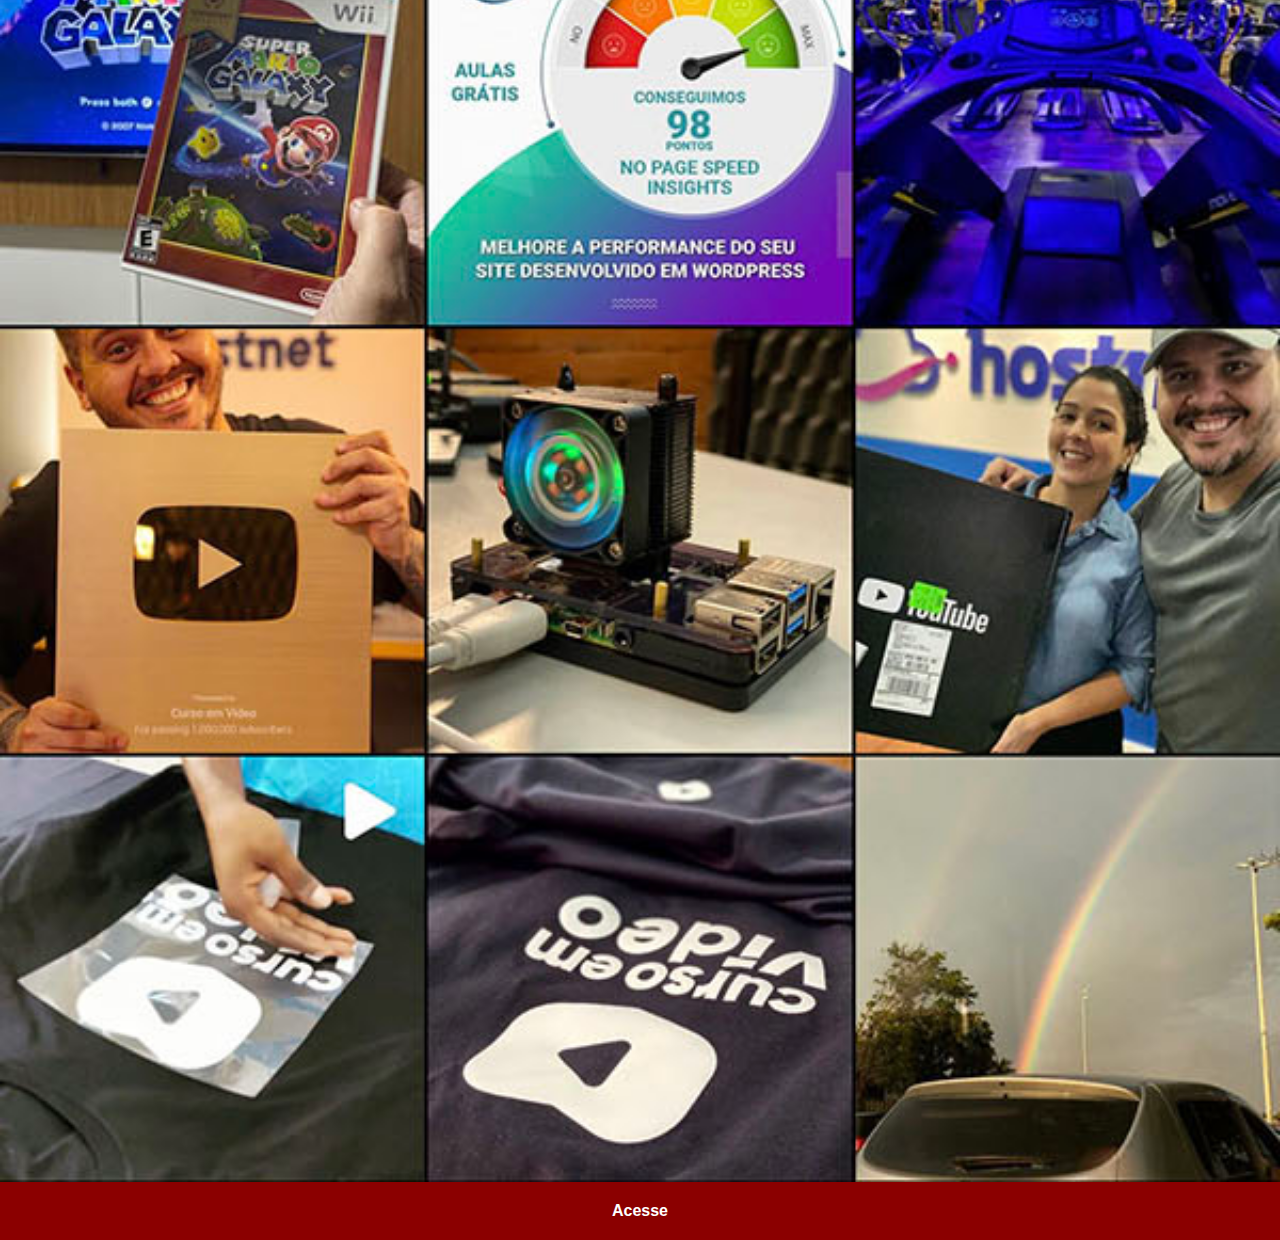
<file: instagram.html>
<html lang="pt-ao">
<head>
    <meta charset="UTF-8">
    <meta name="viewport" content="width=device-width, initial-scale=1.0">
    <title>Instagram</title>
    <link rel="stylesheet" href="estilos/social.css">
</head>
<body>
    <img src="imagens/tela-instagram.jpg" alt="Instagram">
    <a href="https://www.instagram.com/franciscochitombi038/" target="_blank">Acesse</a>
</body>
</html>
</file>
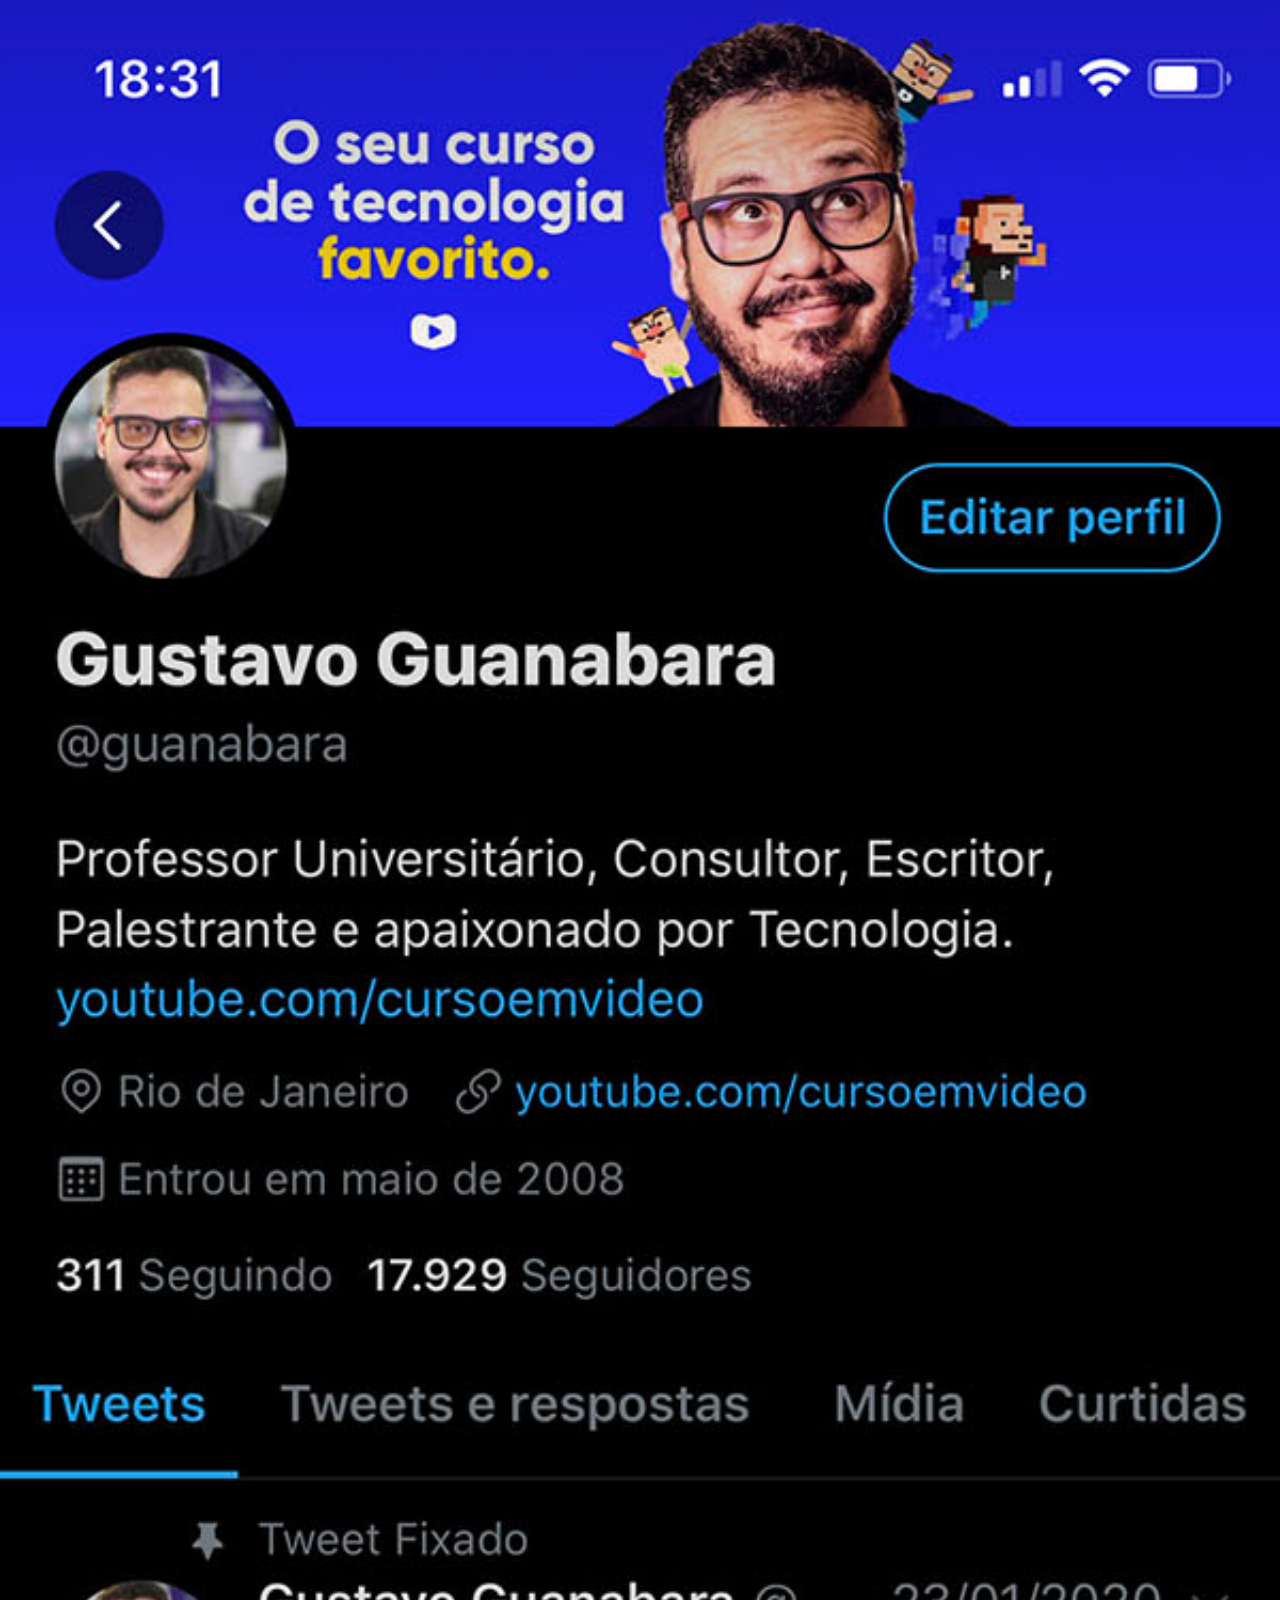
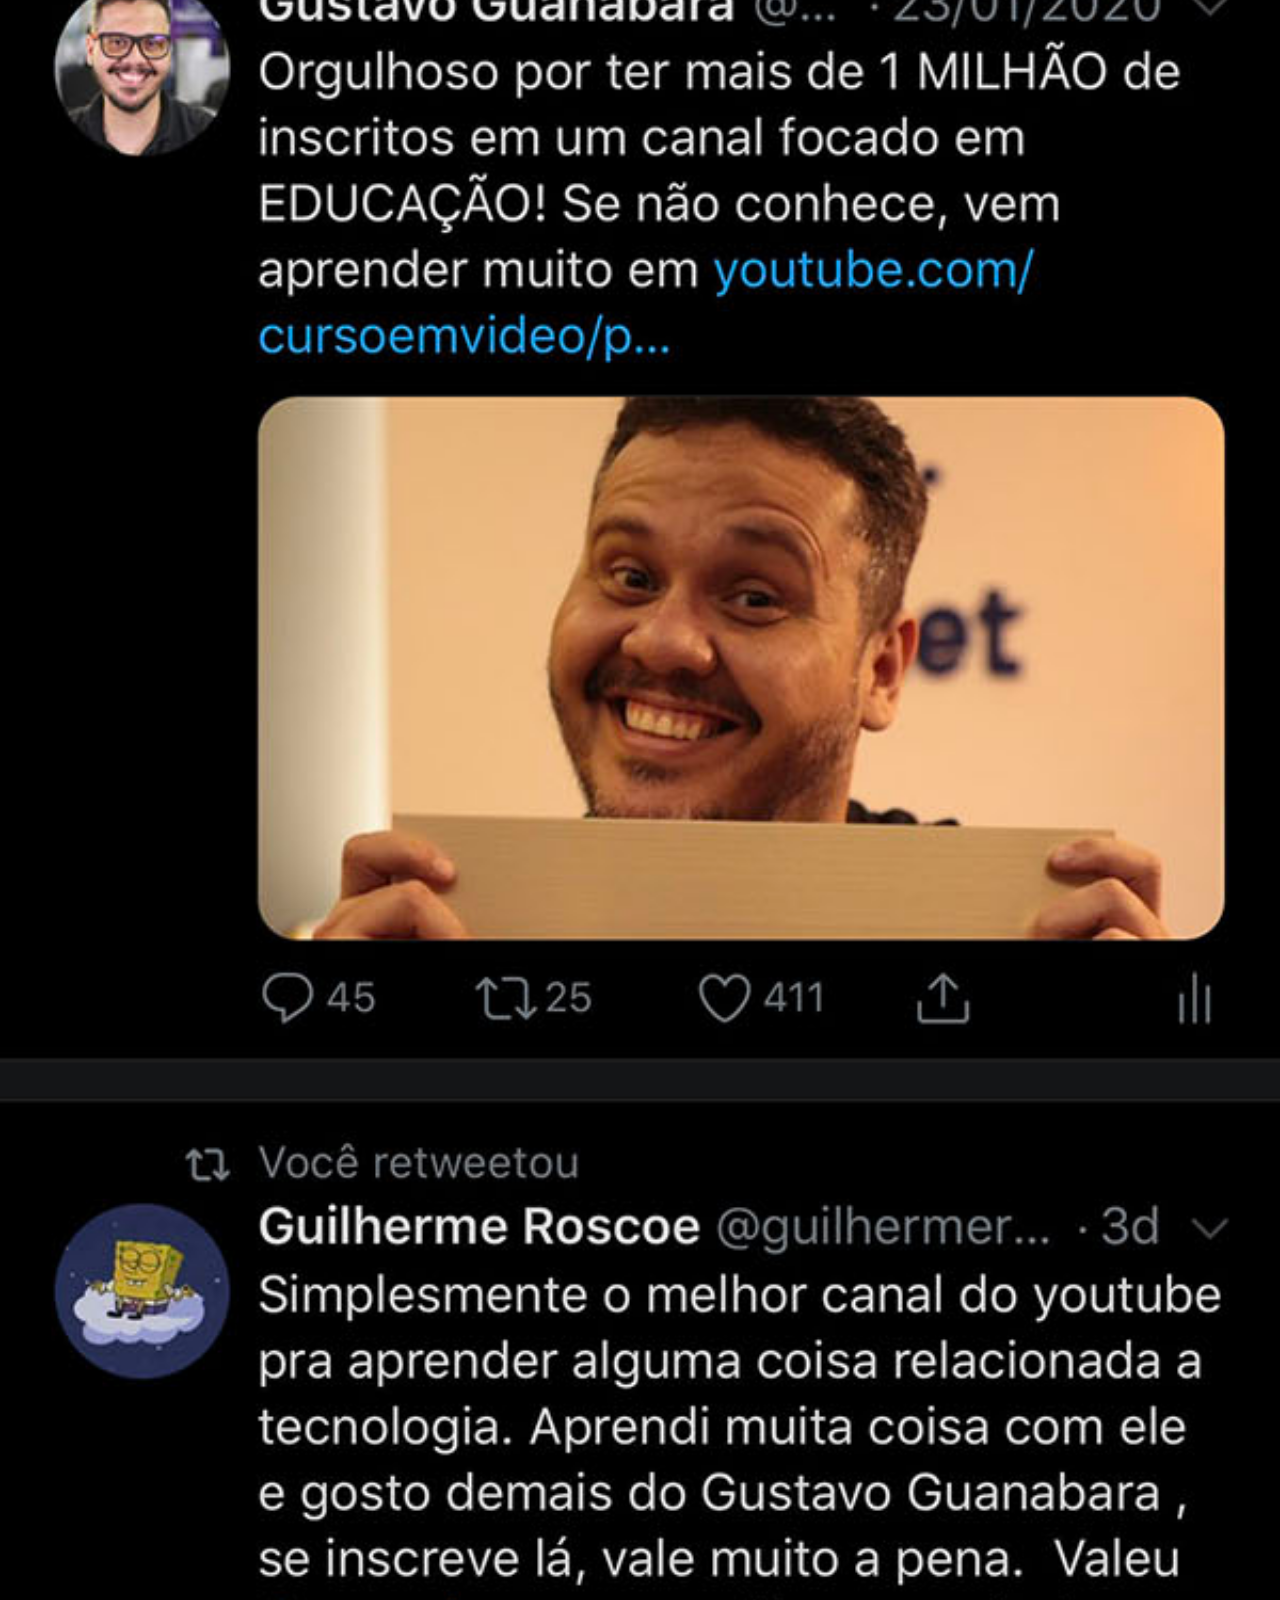
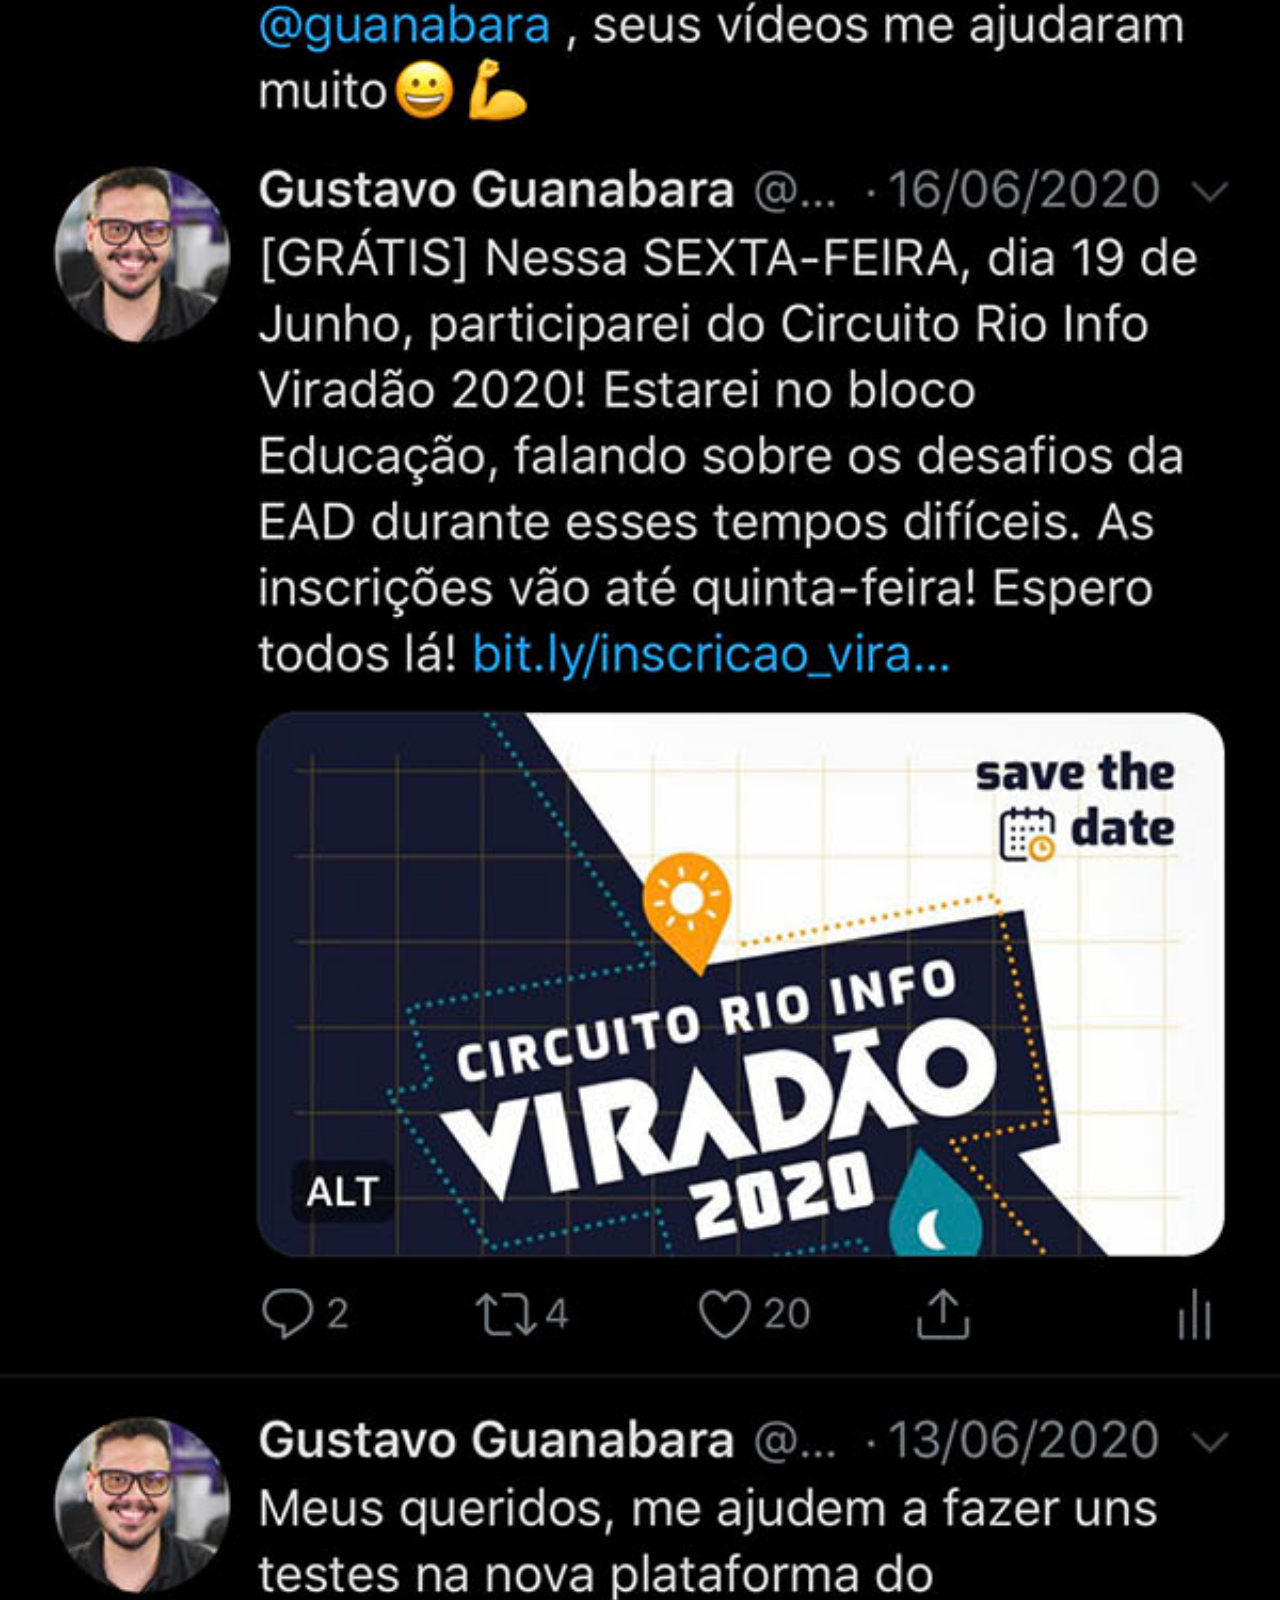
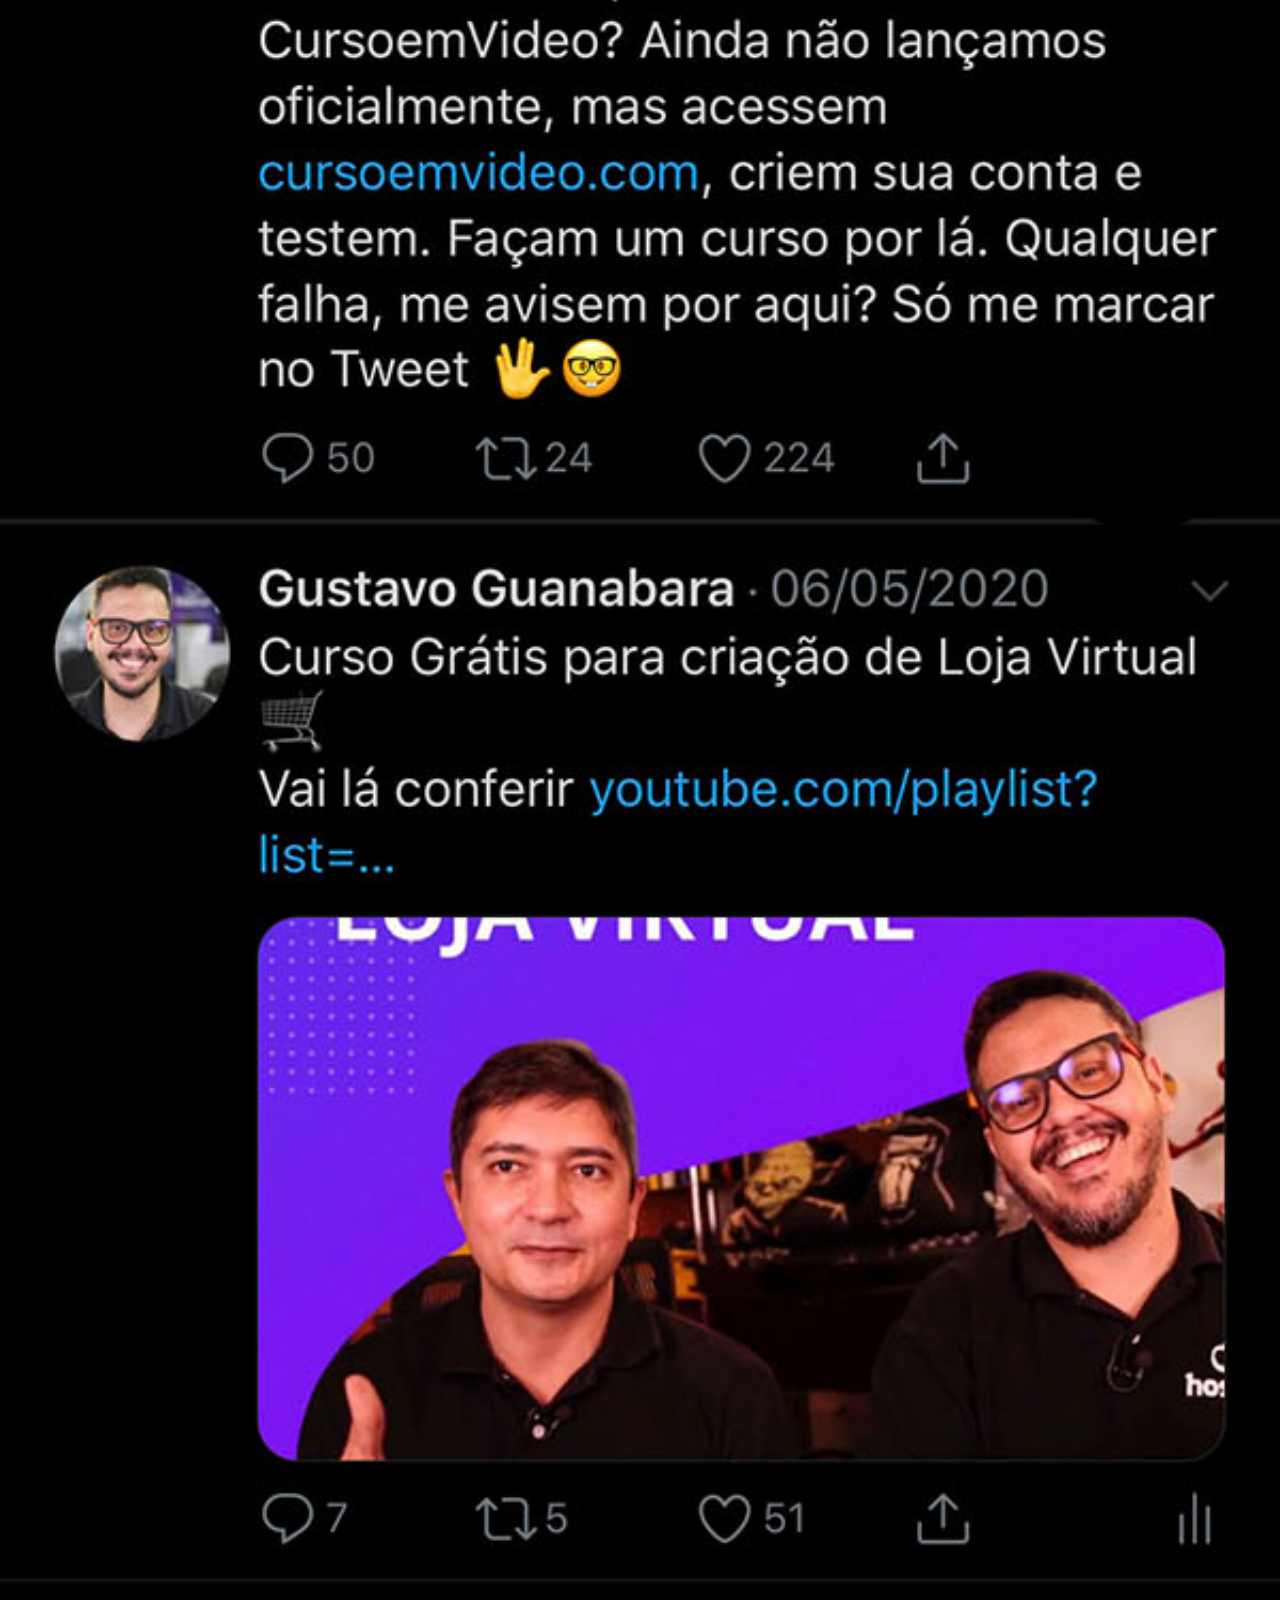
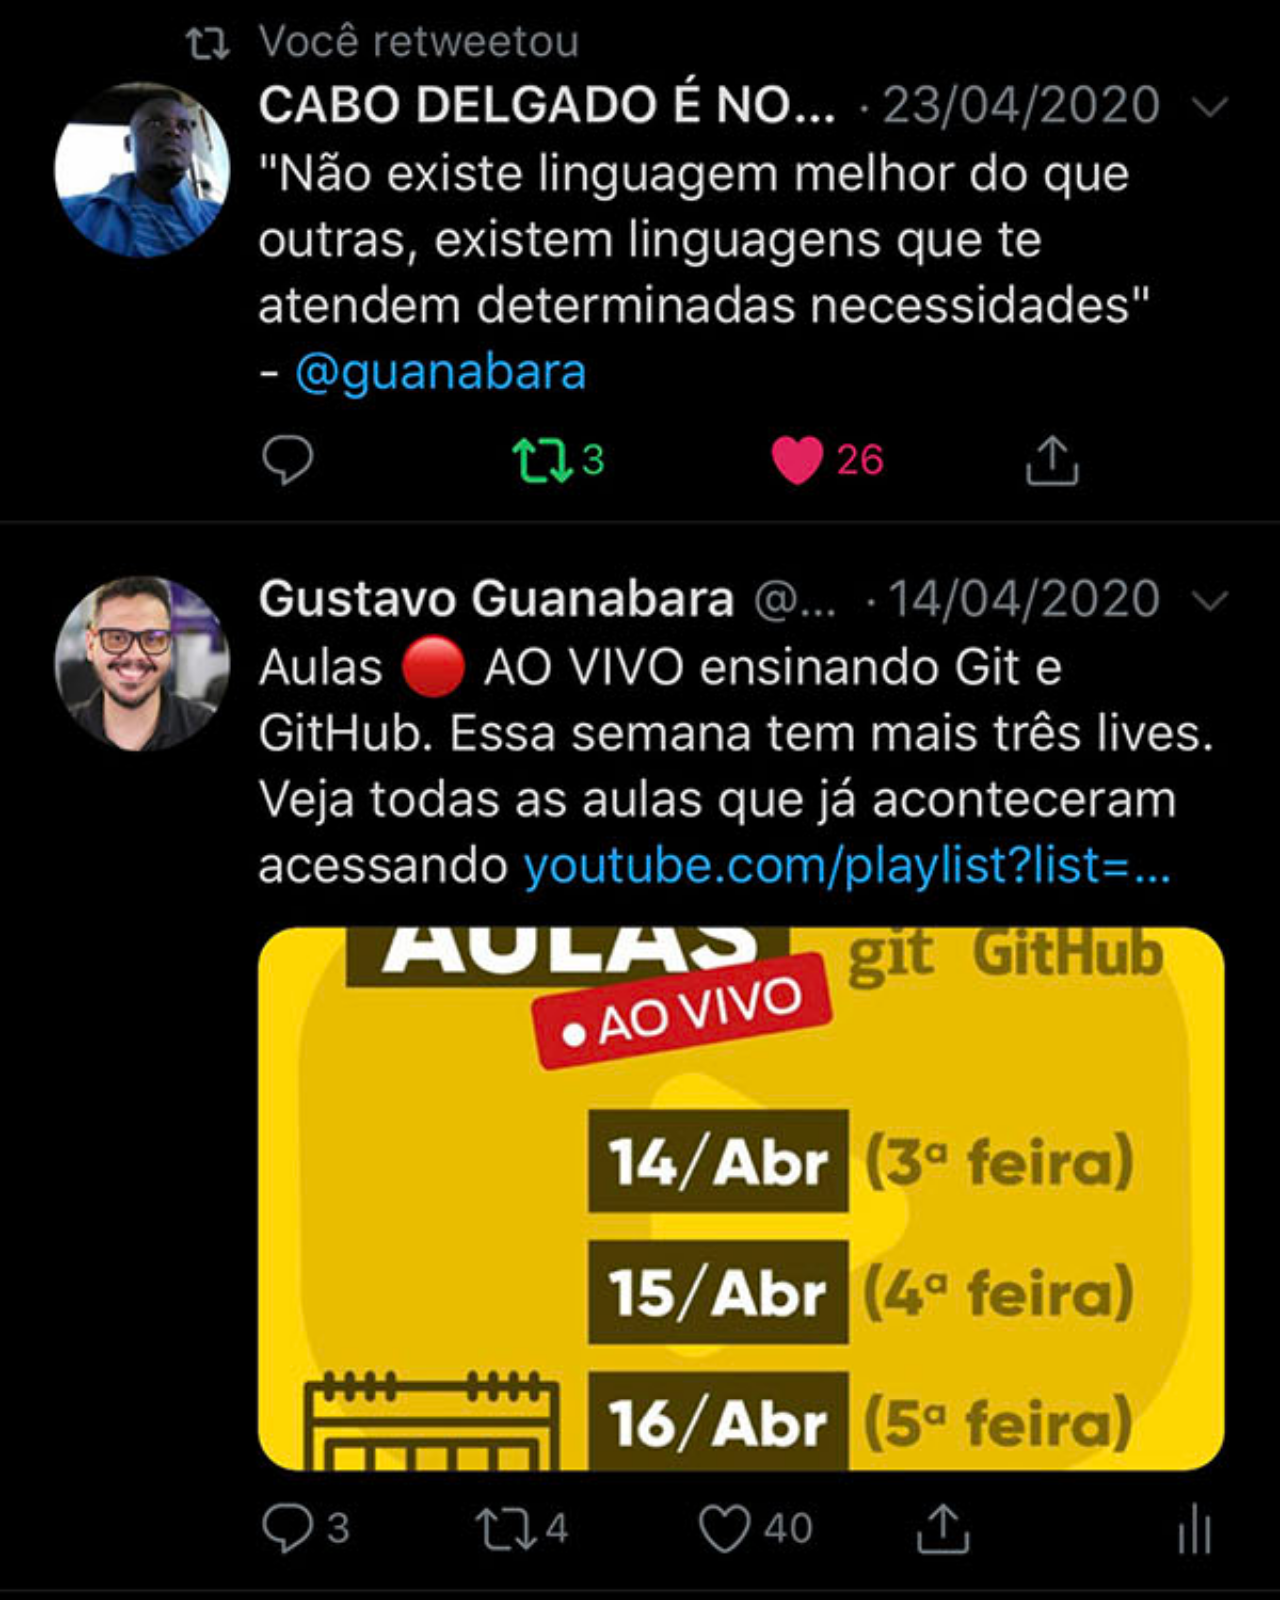
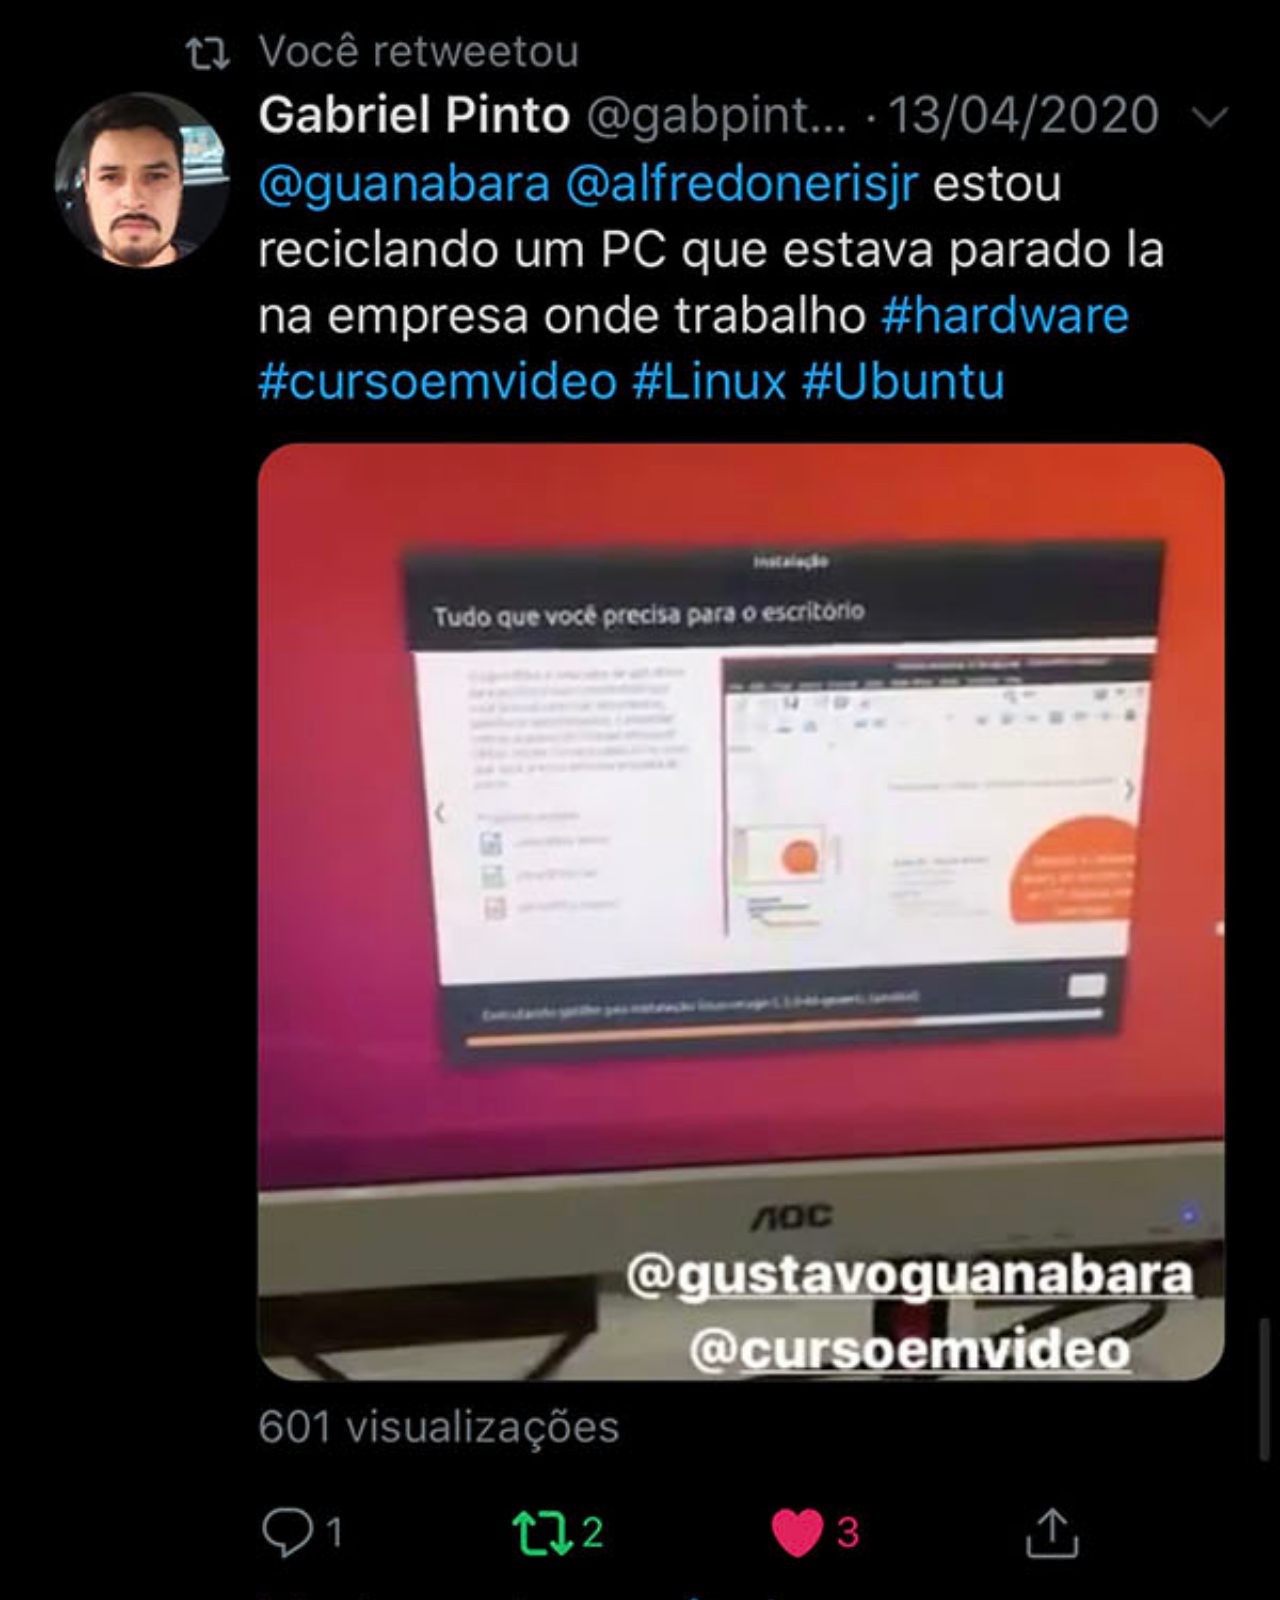
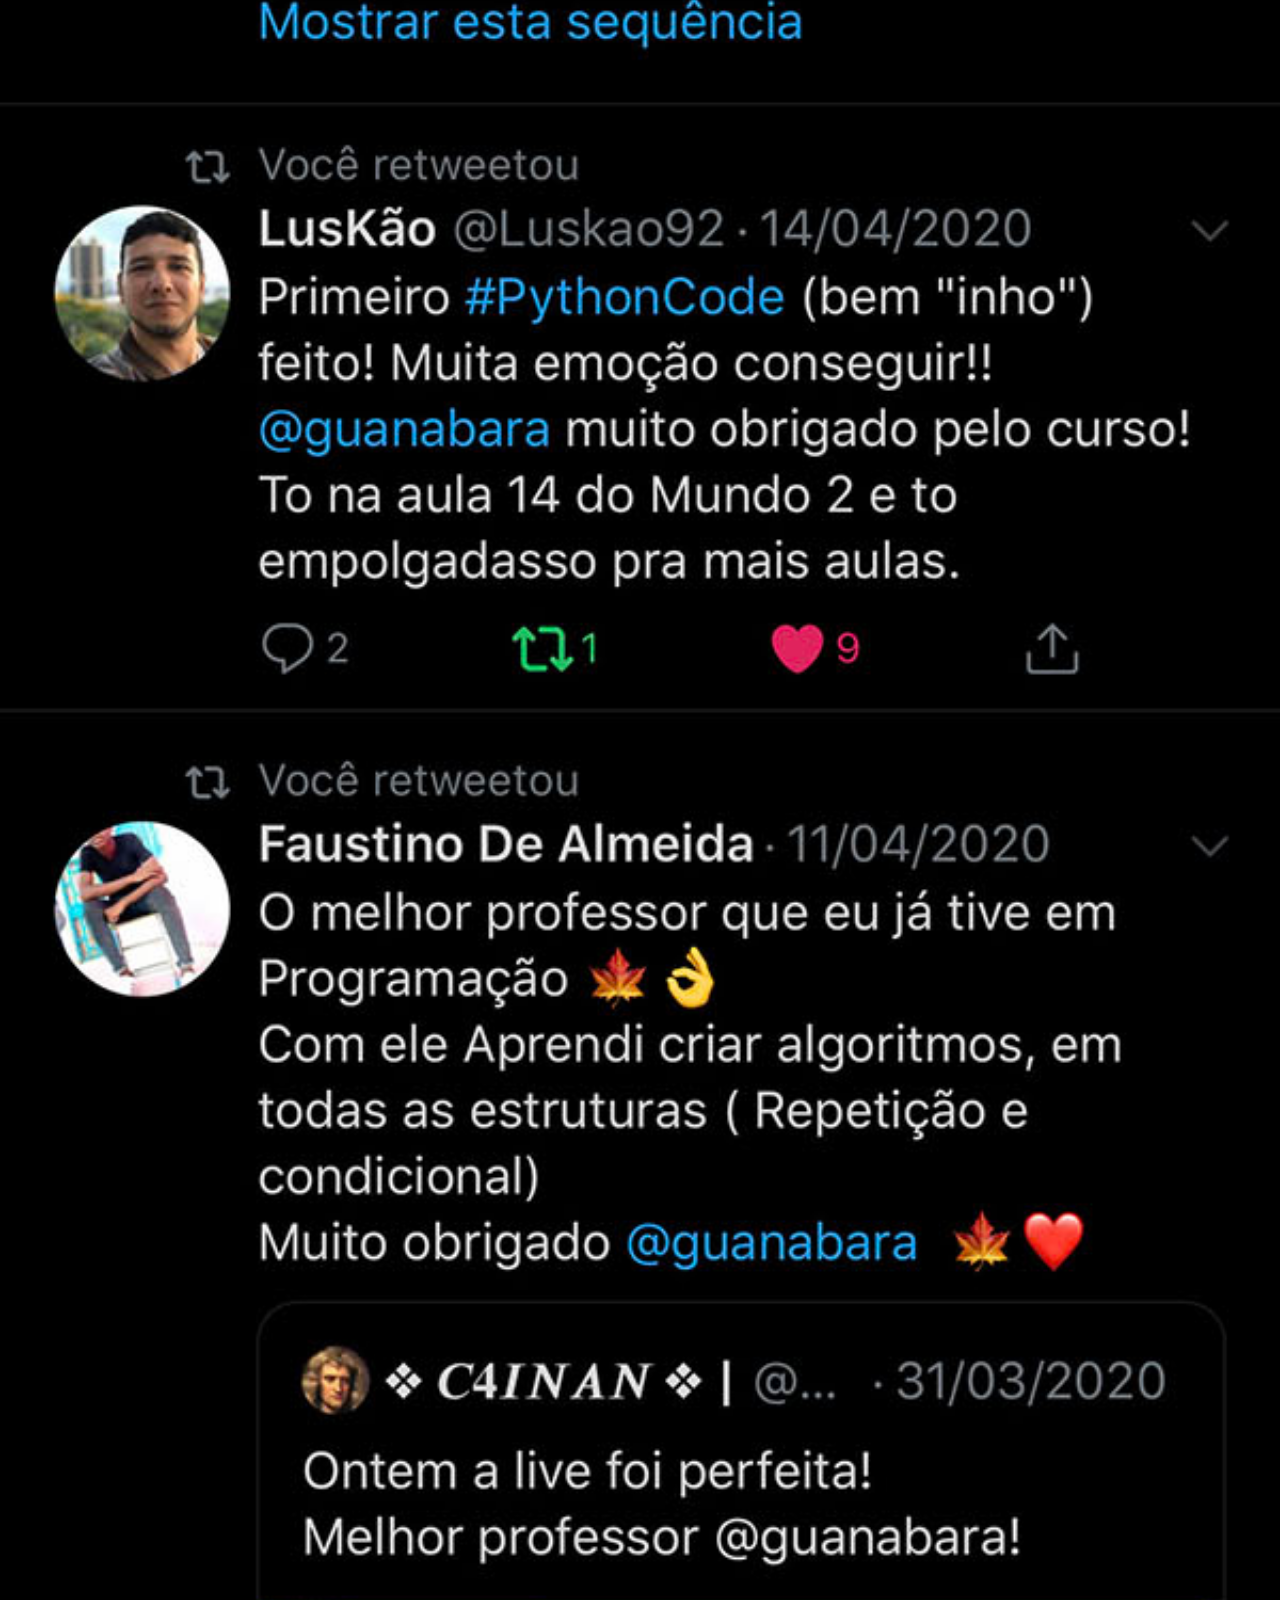
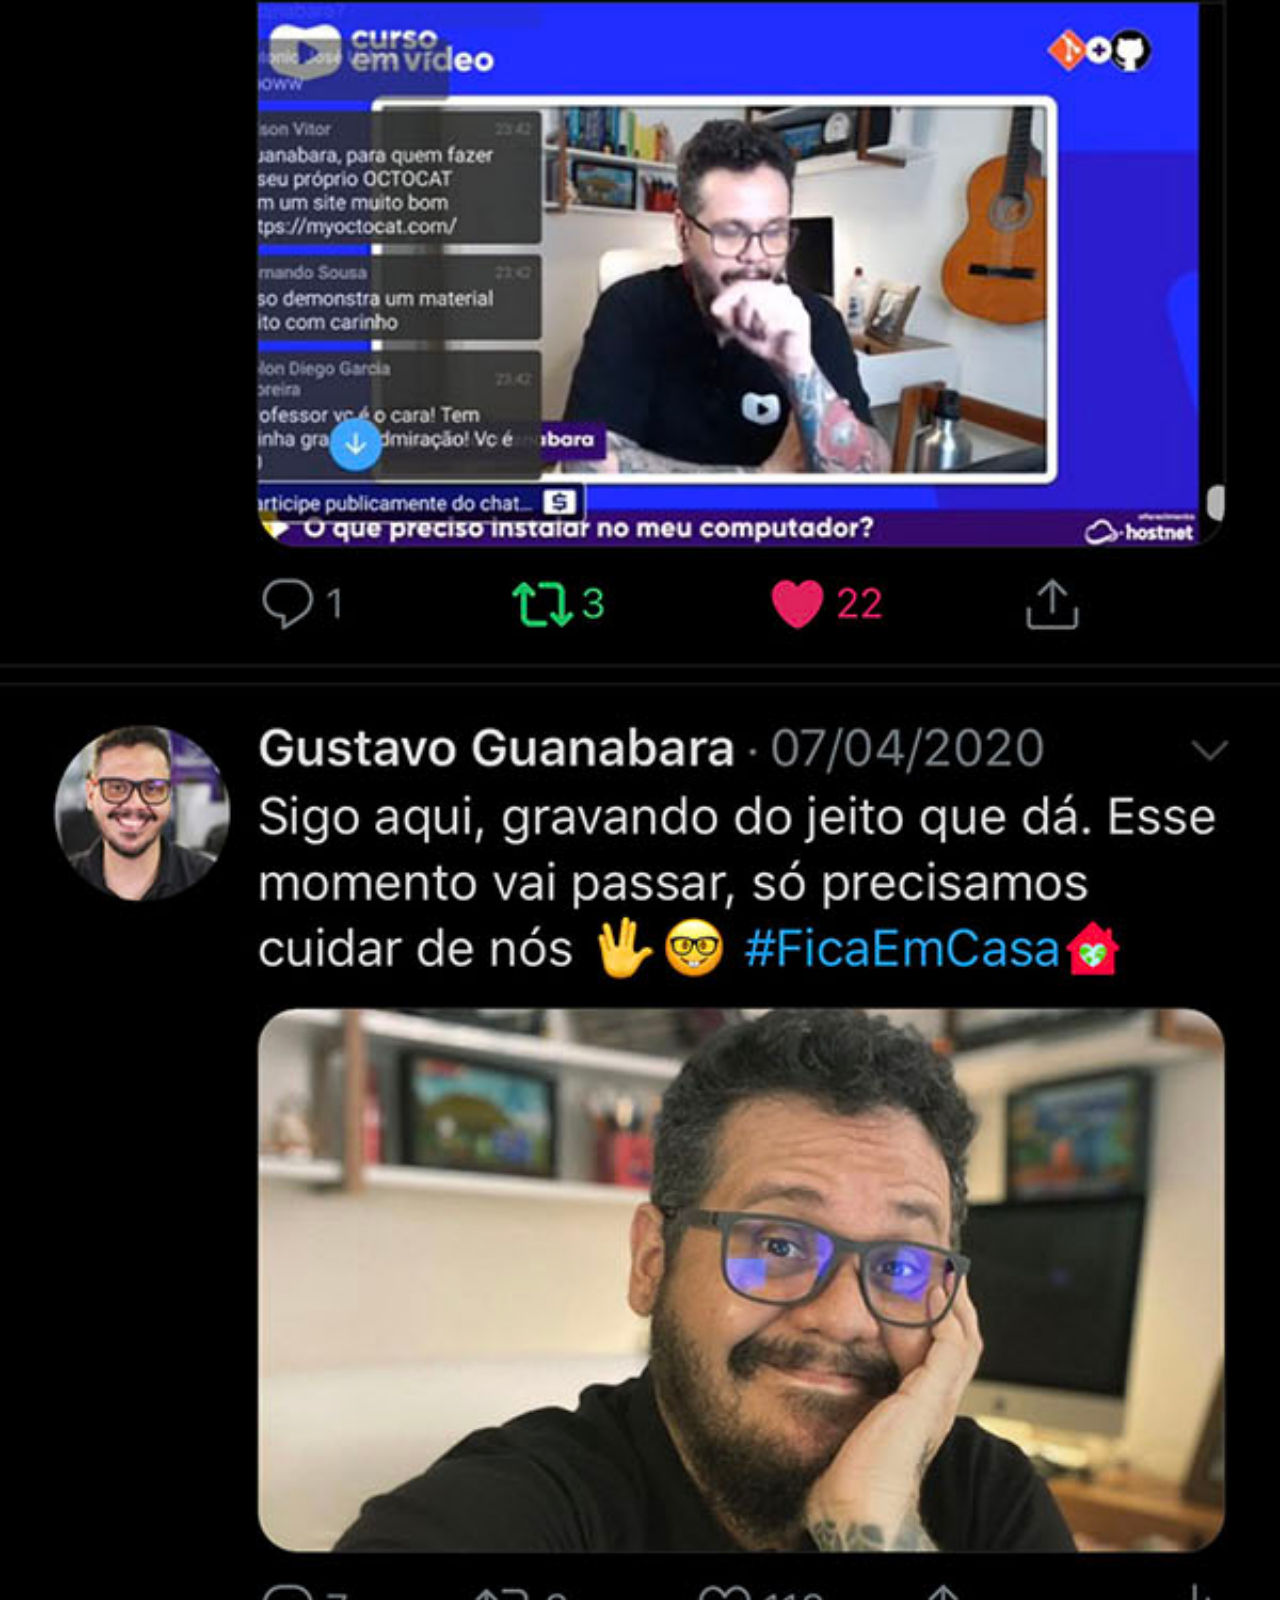
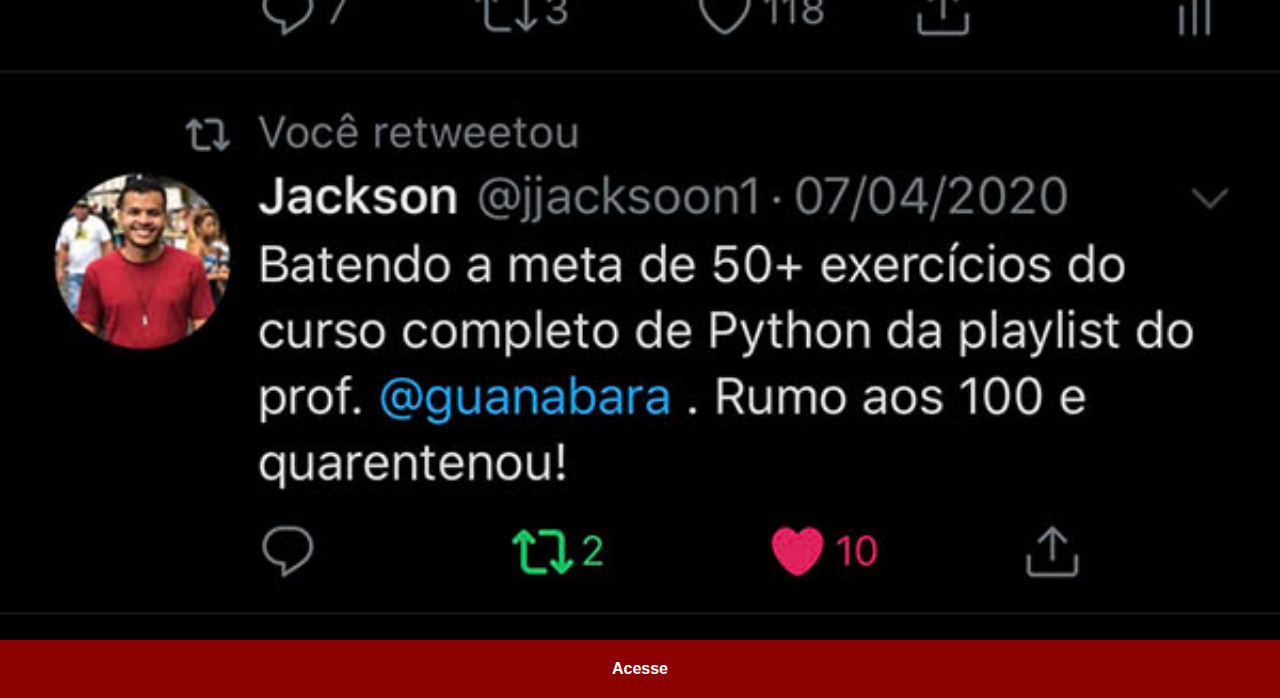
<file: Twttr.html>
<html lang="pt-ao">
<head>
    <meta charset="UTF-8">
    <meta name="viewport" content="width=device-width, initial-scale=1.0">
    <title>Twttr</title>
    <link rel="stylesheet" href="estilos/social.css">
</head>
<body>
    <img src="imagens/tela-twitter.jpg" alt="Twttr">
    <a href="https://x.com/C91977Chitombi" target="_blank"> Acesse</a>
</body>
</html>
</file>
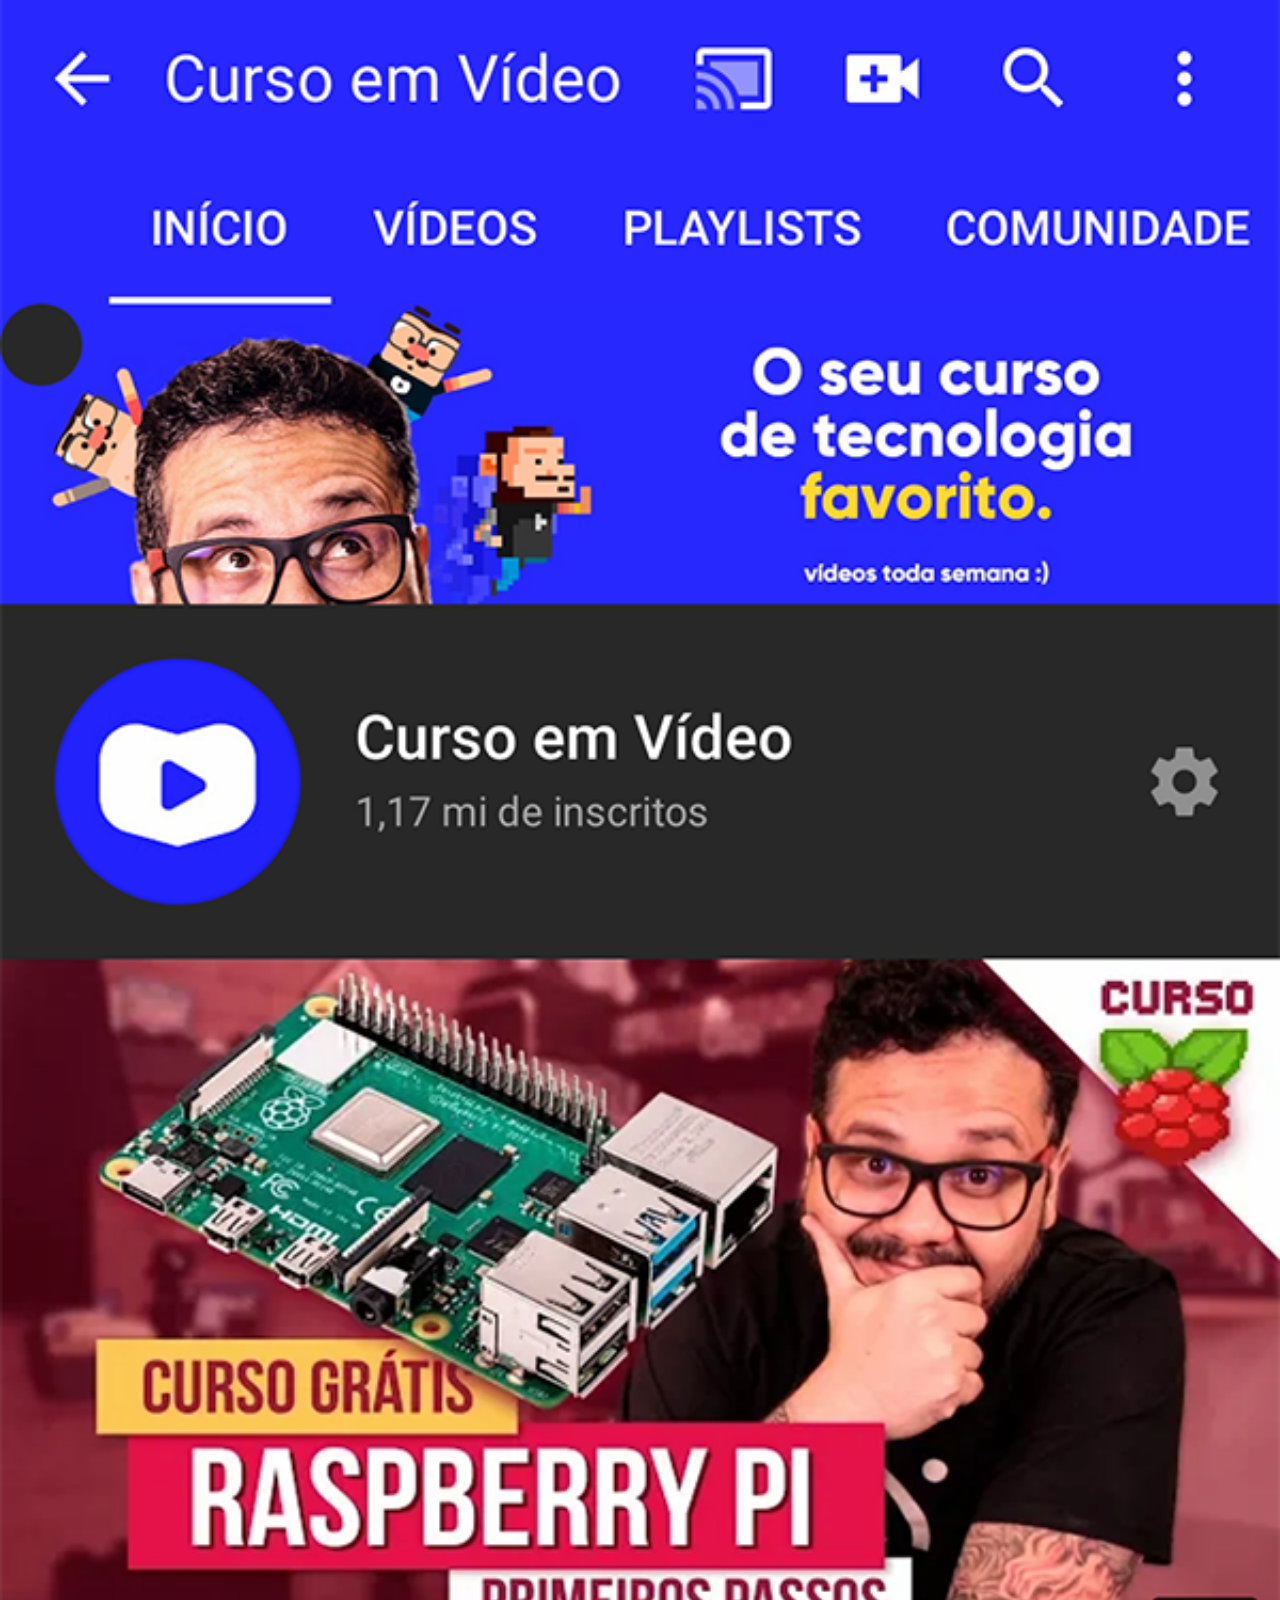
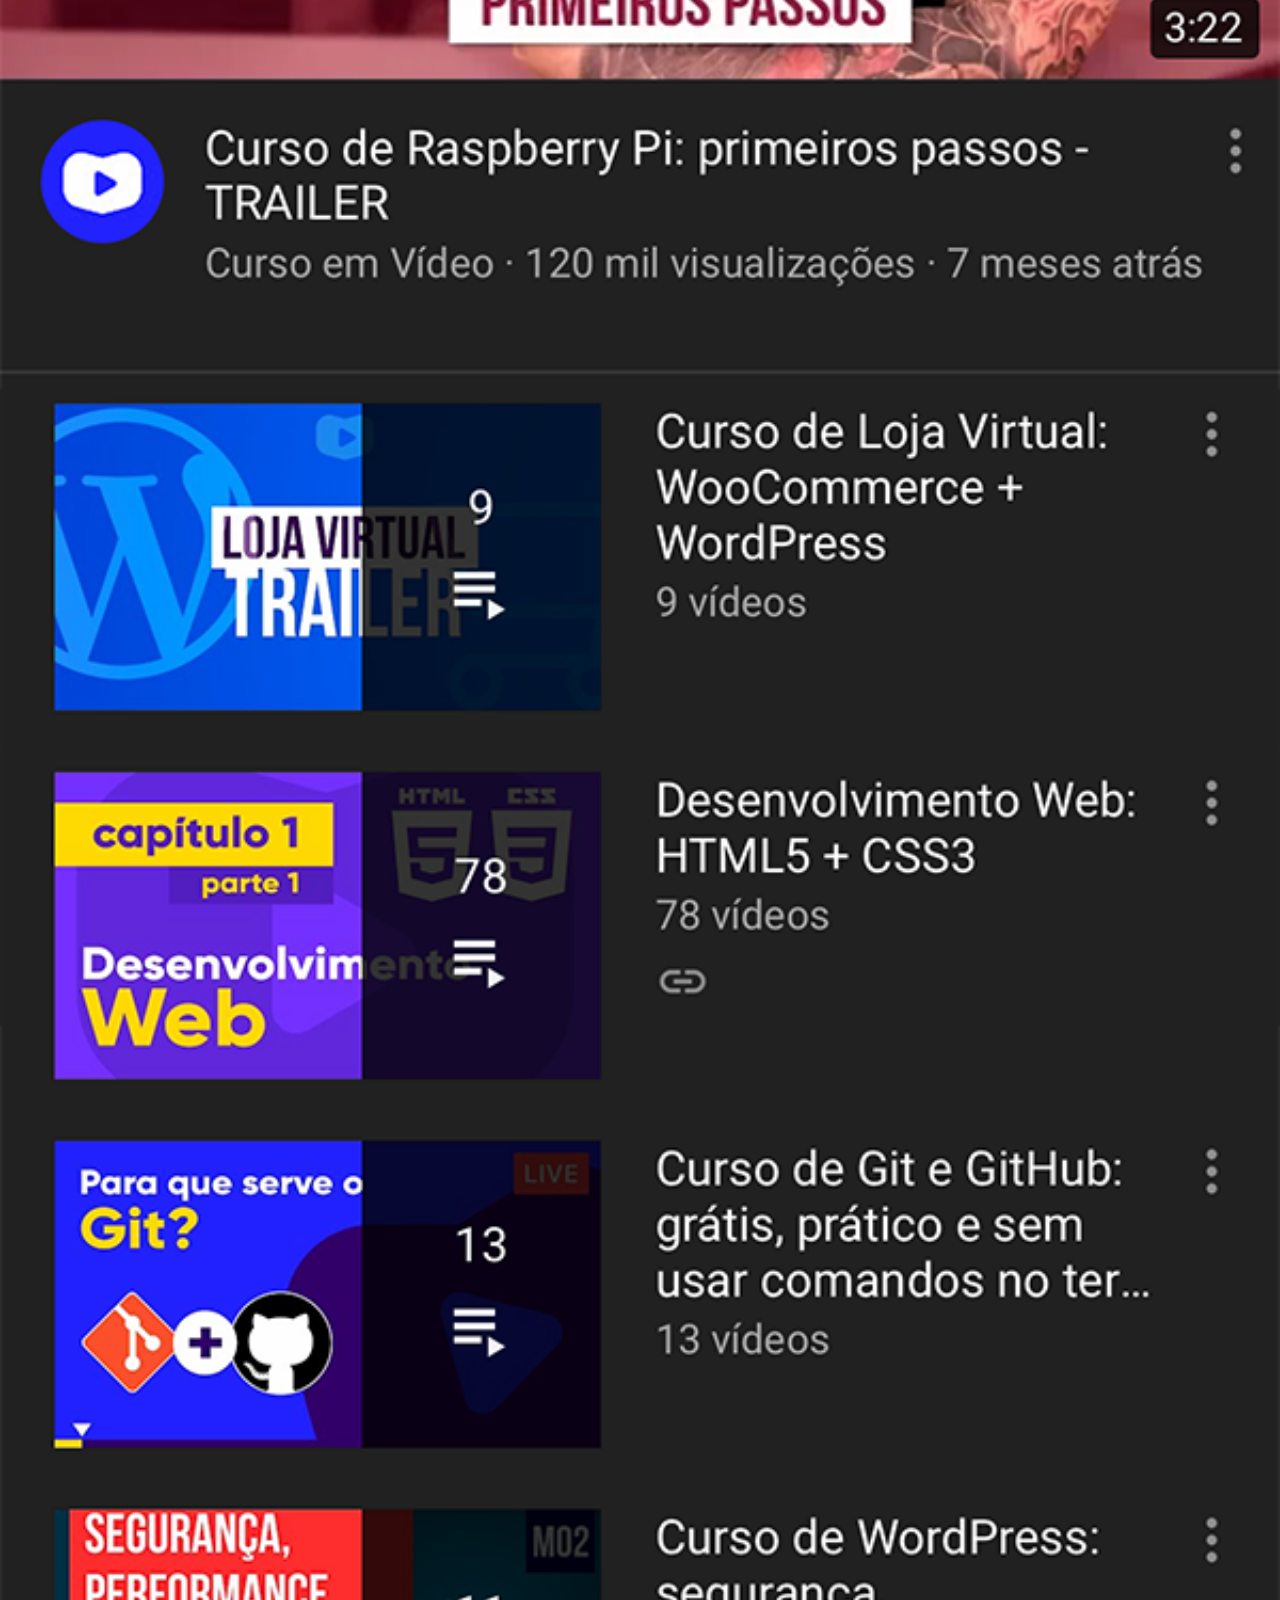
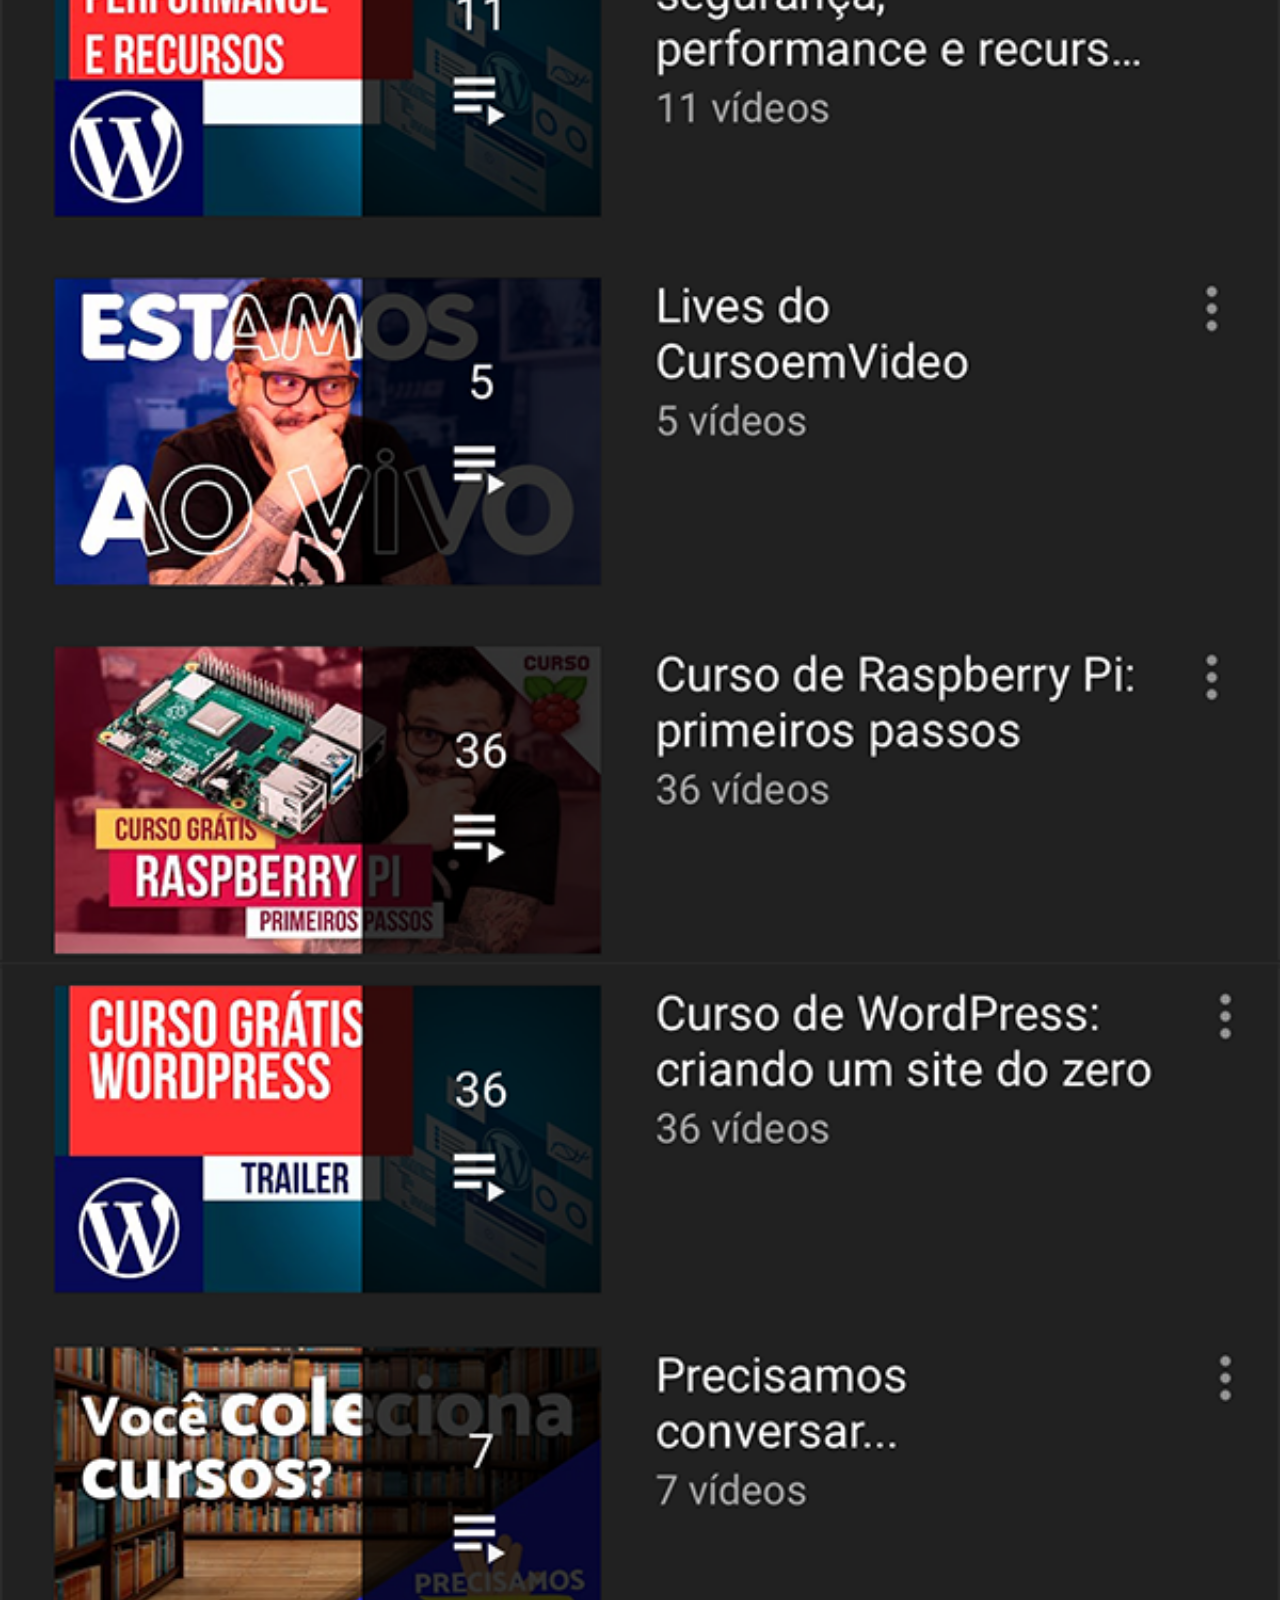
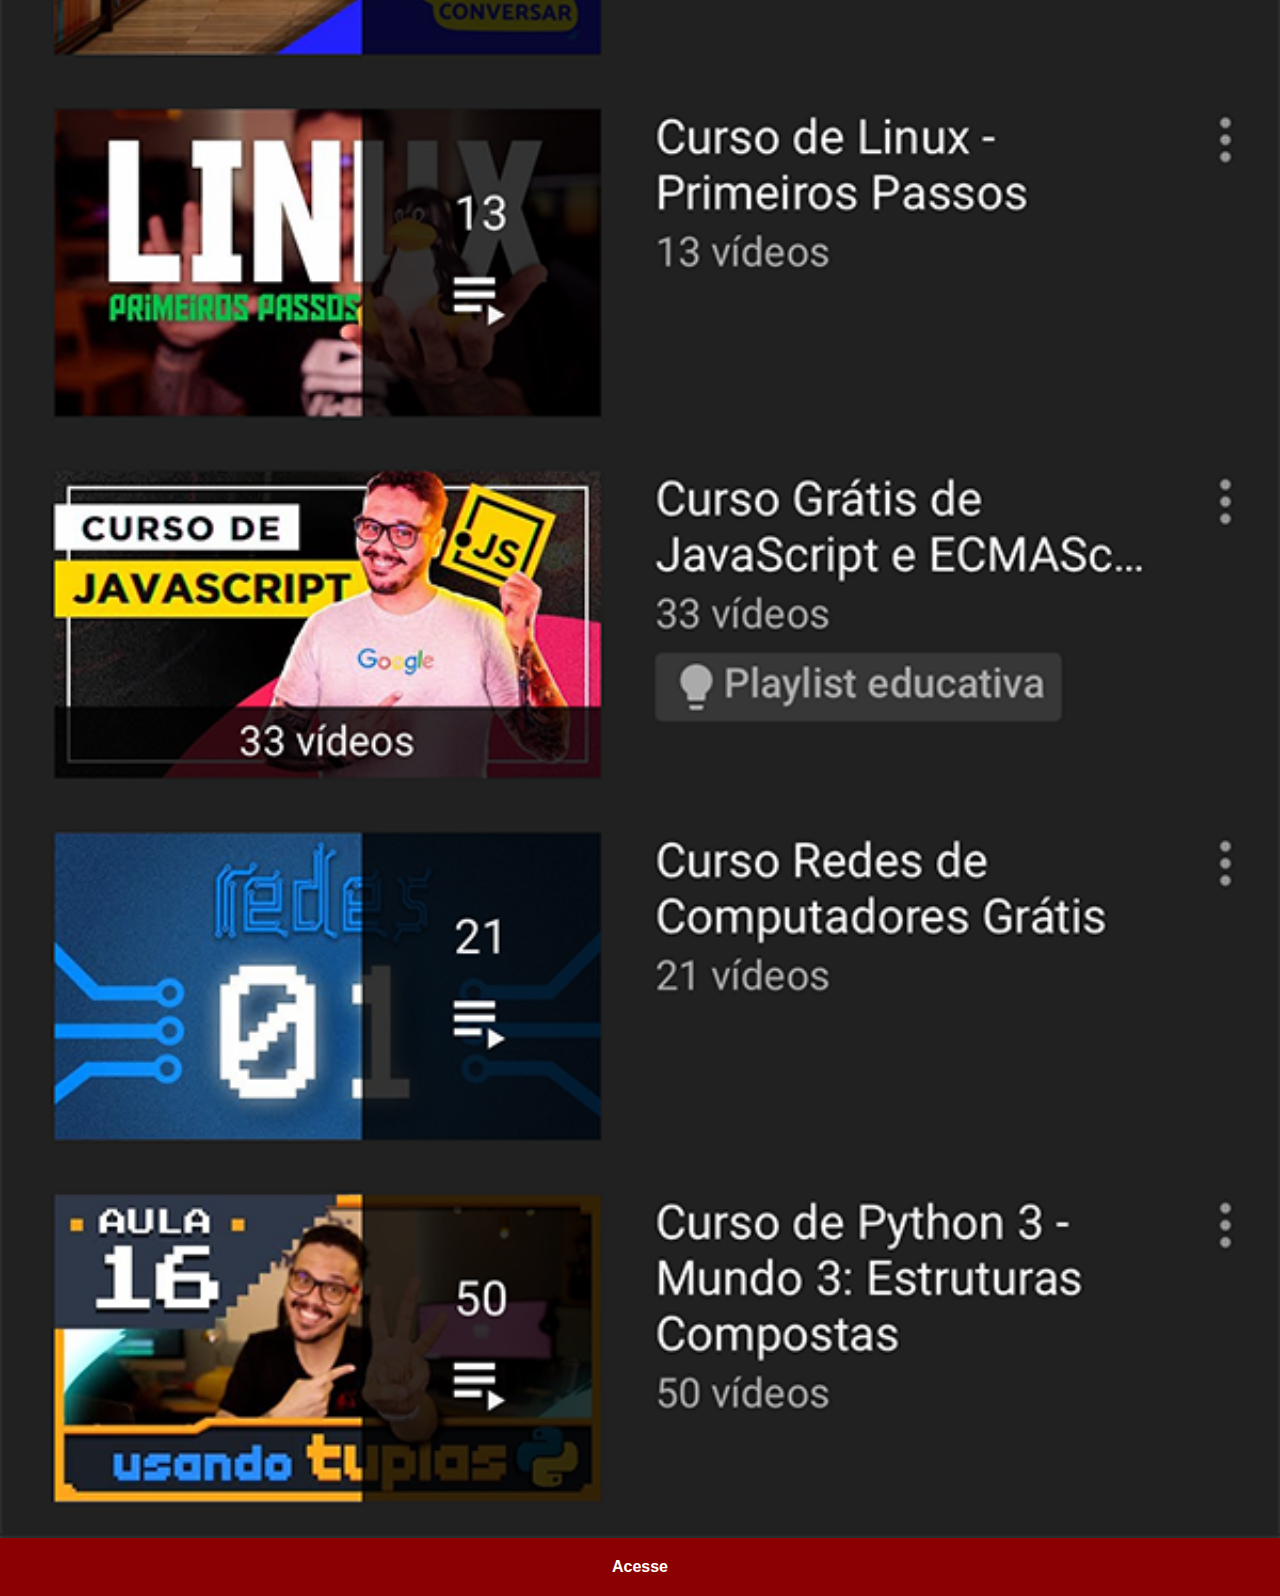
<file: youtube.html>
<html lang="pt-ao">
<head>
    <meta charset="UTF-8">
    <meta name="viewport" content="width=device-width, initial-scale=1.0">
    <title>Youtube</title>
    <link rel="stylesheet" href="estilos/social.css">
</head>
<body>
    <img src="imagens/tela-youtube.png" alt="Youtube">
    <a href="https://www.youtube.com/c/CursoemV%C3%ADdeo" target="_blank"> Acesse</a>
</body>
</html>
</file>
<file: estilos/style.css>
@charset "UTF-8";

*{
    margin: 0px;
    padding: 0px;
    font-family: Arial, Helvetica, sans-serif;
}



html, body{
    height: 100vh;
    width: 100vw;
    background-color: black;
}



body{
    background: url('../imagens/fundo-madeira.jpg') no-repeat top center;
    background-size: cover;
    background-attachment: fixed;
}


main{
    position: relative;
    height: 100vh;
}


section#telefone{
    position: absolute;
    top: 50%;
    left: 50%;
    height: 627px;
    width: 311px;
    transform: translate(-50%, -50%);
    background:  url('../imagens/frame-iphone.png') no-repeat;
    background-attachment: fixed;
    

}


iframe#tela{
    position: relative;
    top: 80px;
    left: 22px;
    width: 268px;
    height: 472px;
}


section#redes-sociais{
    text-align: right;
}




section#redes-sociais img{
    width: 50px;
    border-radius: 50%;
    margin: 10px;
    box-shadow: 2px 2px 5px rgba(0, 0, 0, 0.404);
    box-sizing: border-box;
}



section#redes-sociais img:hover{
    border: 2px solid rgba(255, 255, 255, 0.637);
    transform: translate(-3px, -3px);
    box-shadow: 5px 5px 10px rgba(0, 0, 0, 0.623);
    transition: .3s, border .4s;

}
</file>
<file: estilos/social.css>
@charset "UTF-8";

*{
    margin: 0px;
    padding: 0px;
    font-family: Arial, Helvetica, sans-serif;
}

img{
    width: 100vw;
}

::-webkit-scrollbar{
    width: 0px;
    margin: 0px;
}

a{
    display: block;
    background-color:darkred;
    color: white;
    padding: 20px;
    text-align: center;
    font-weight: bolder;
    text-decoration: none;
}

a:hover{
    background-color: red;
}
</file>
